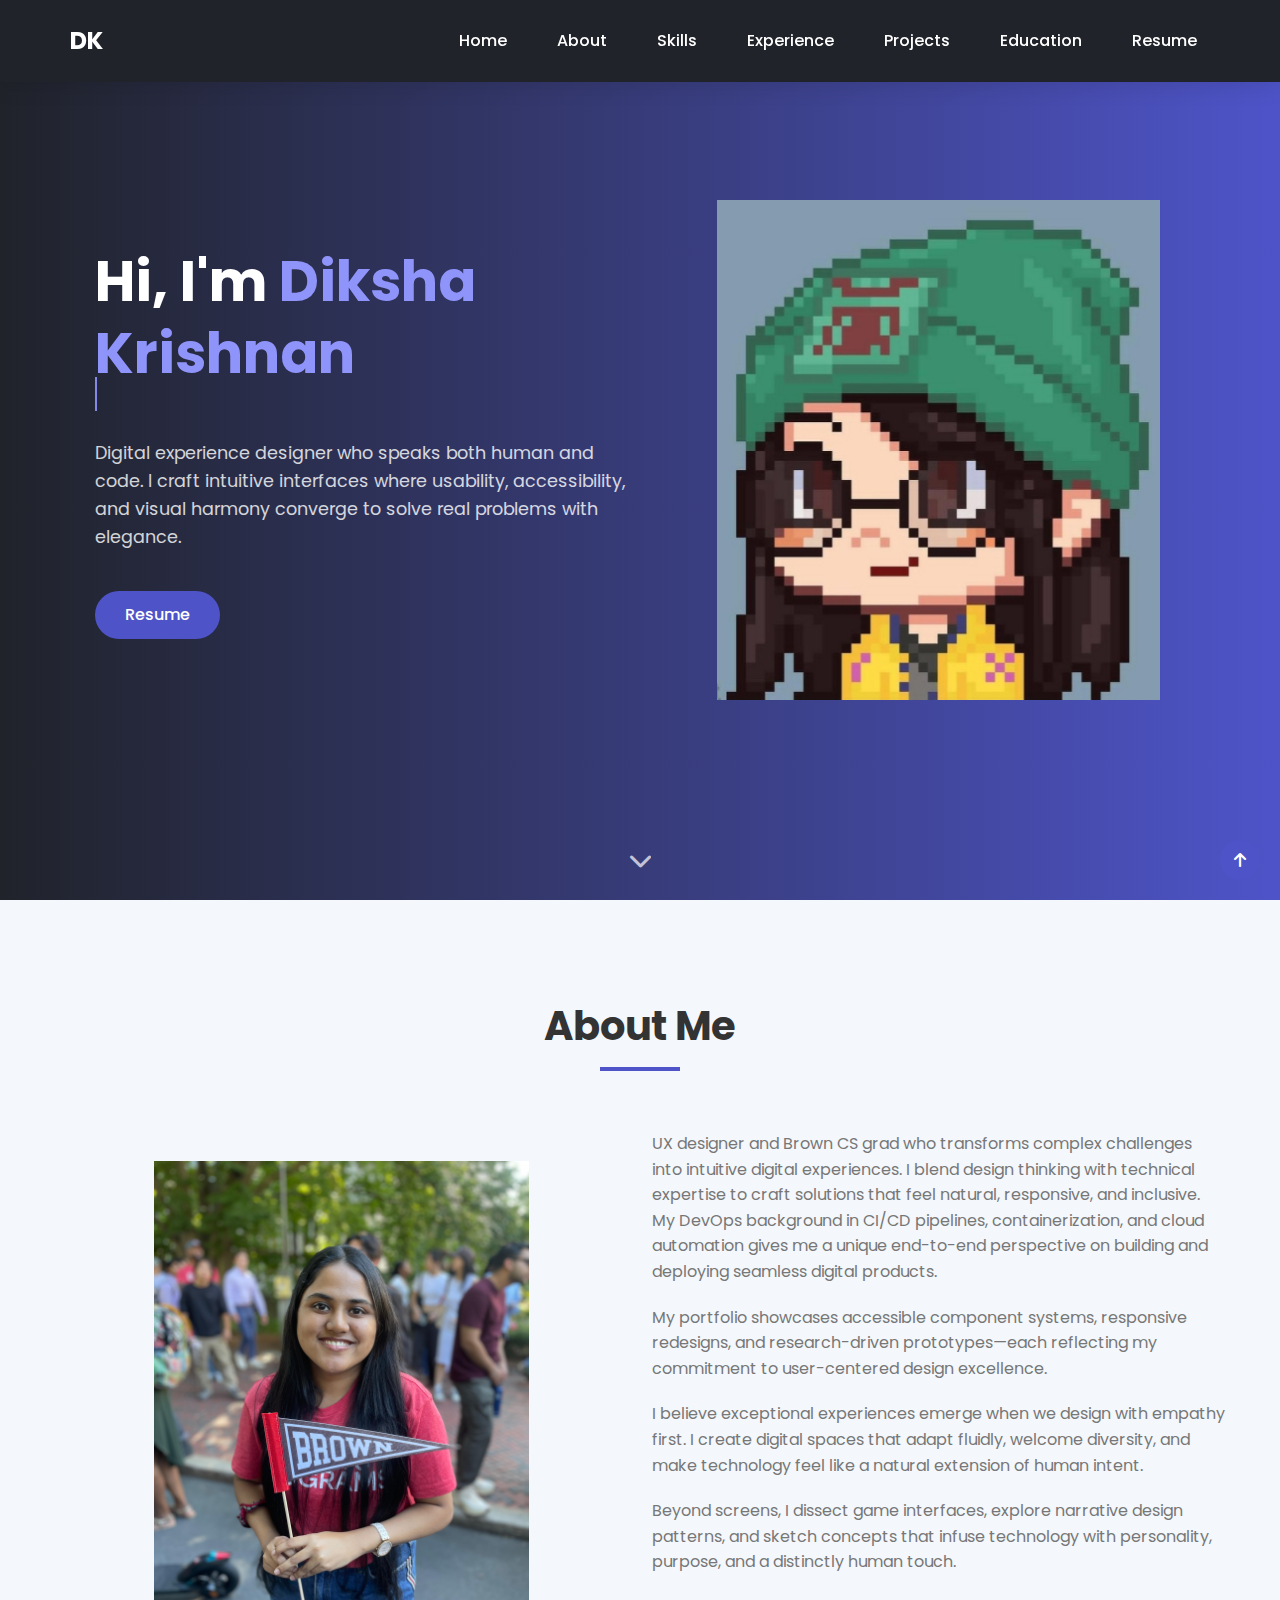
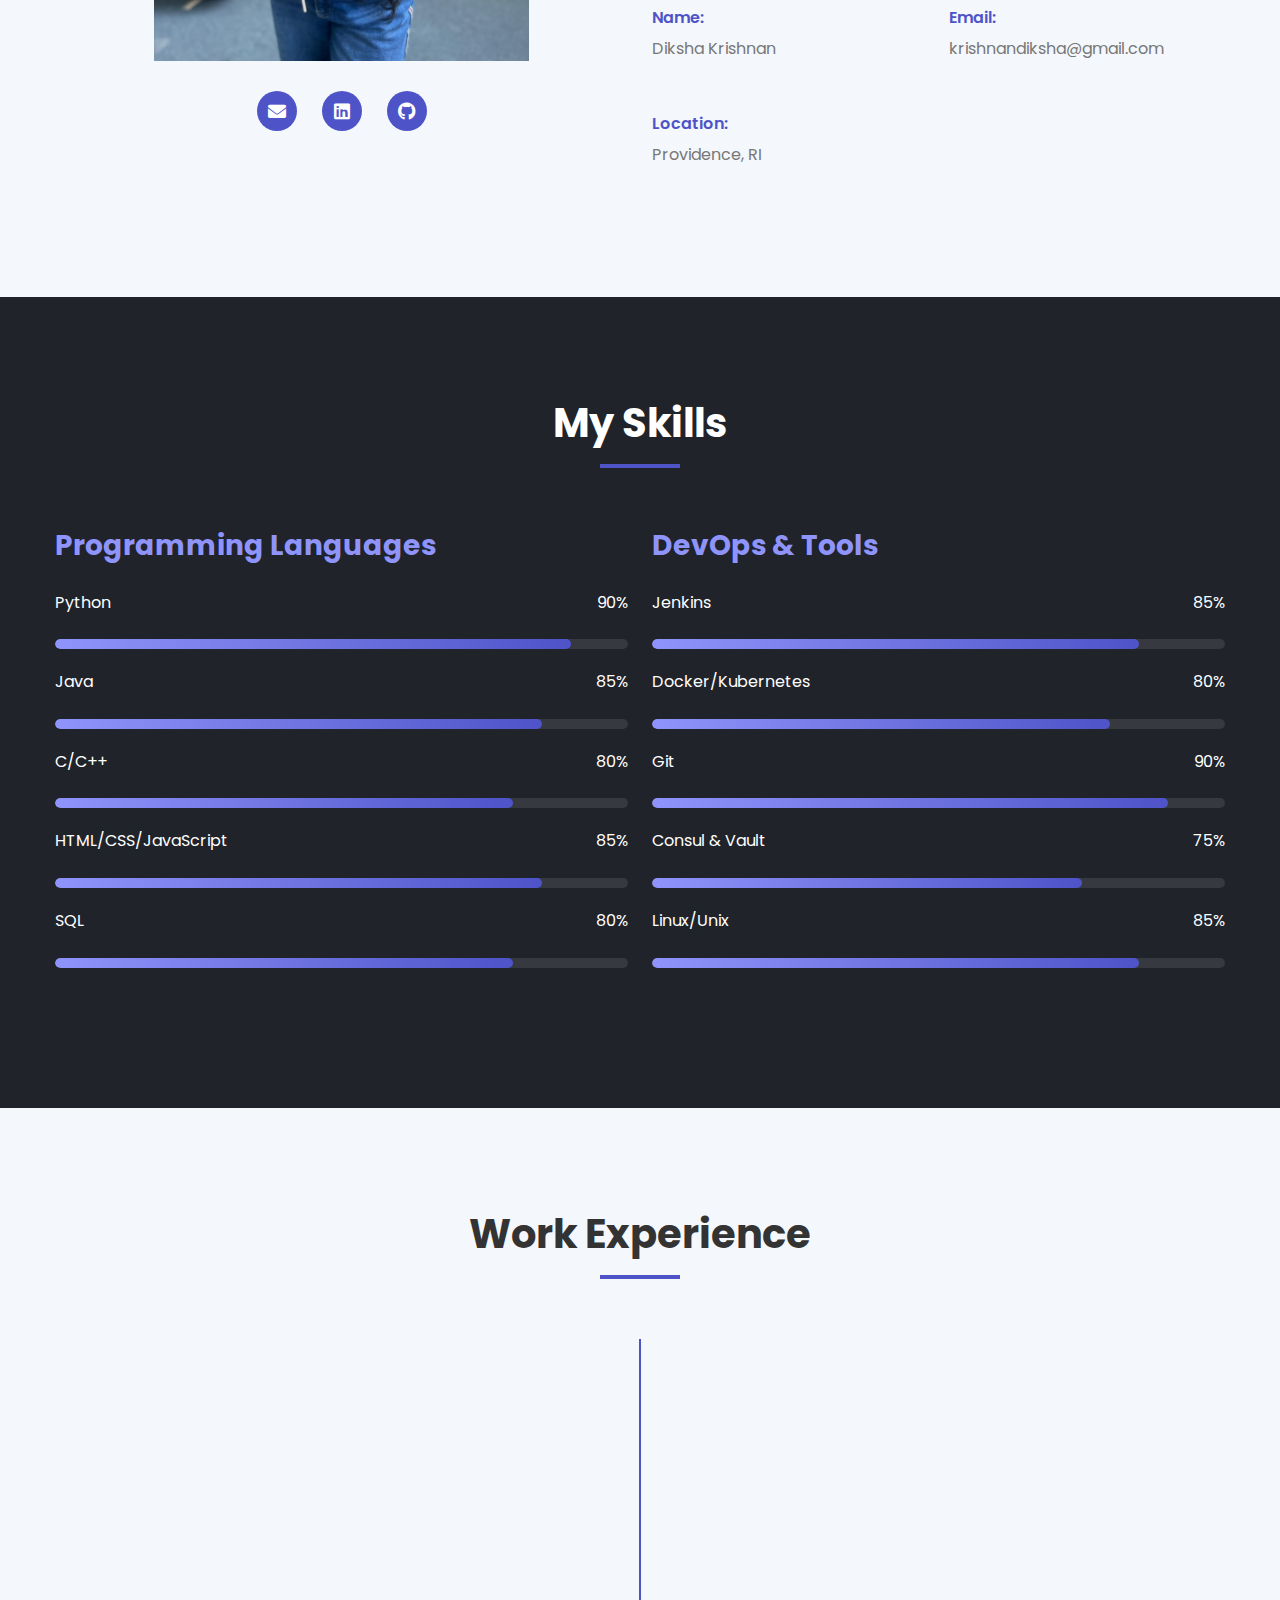
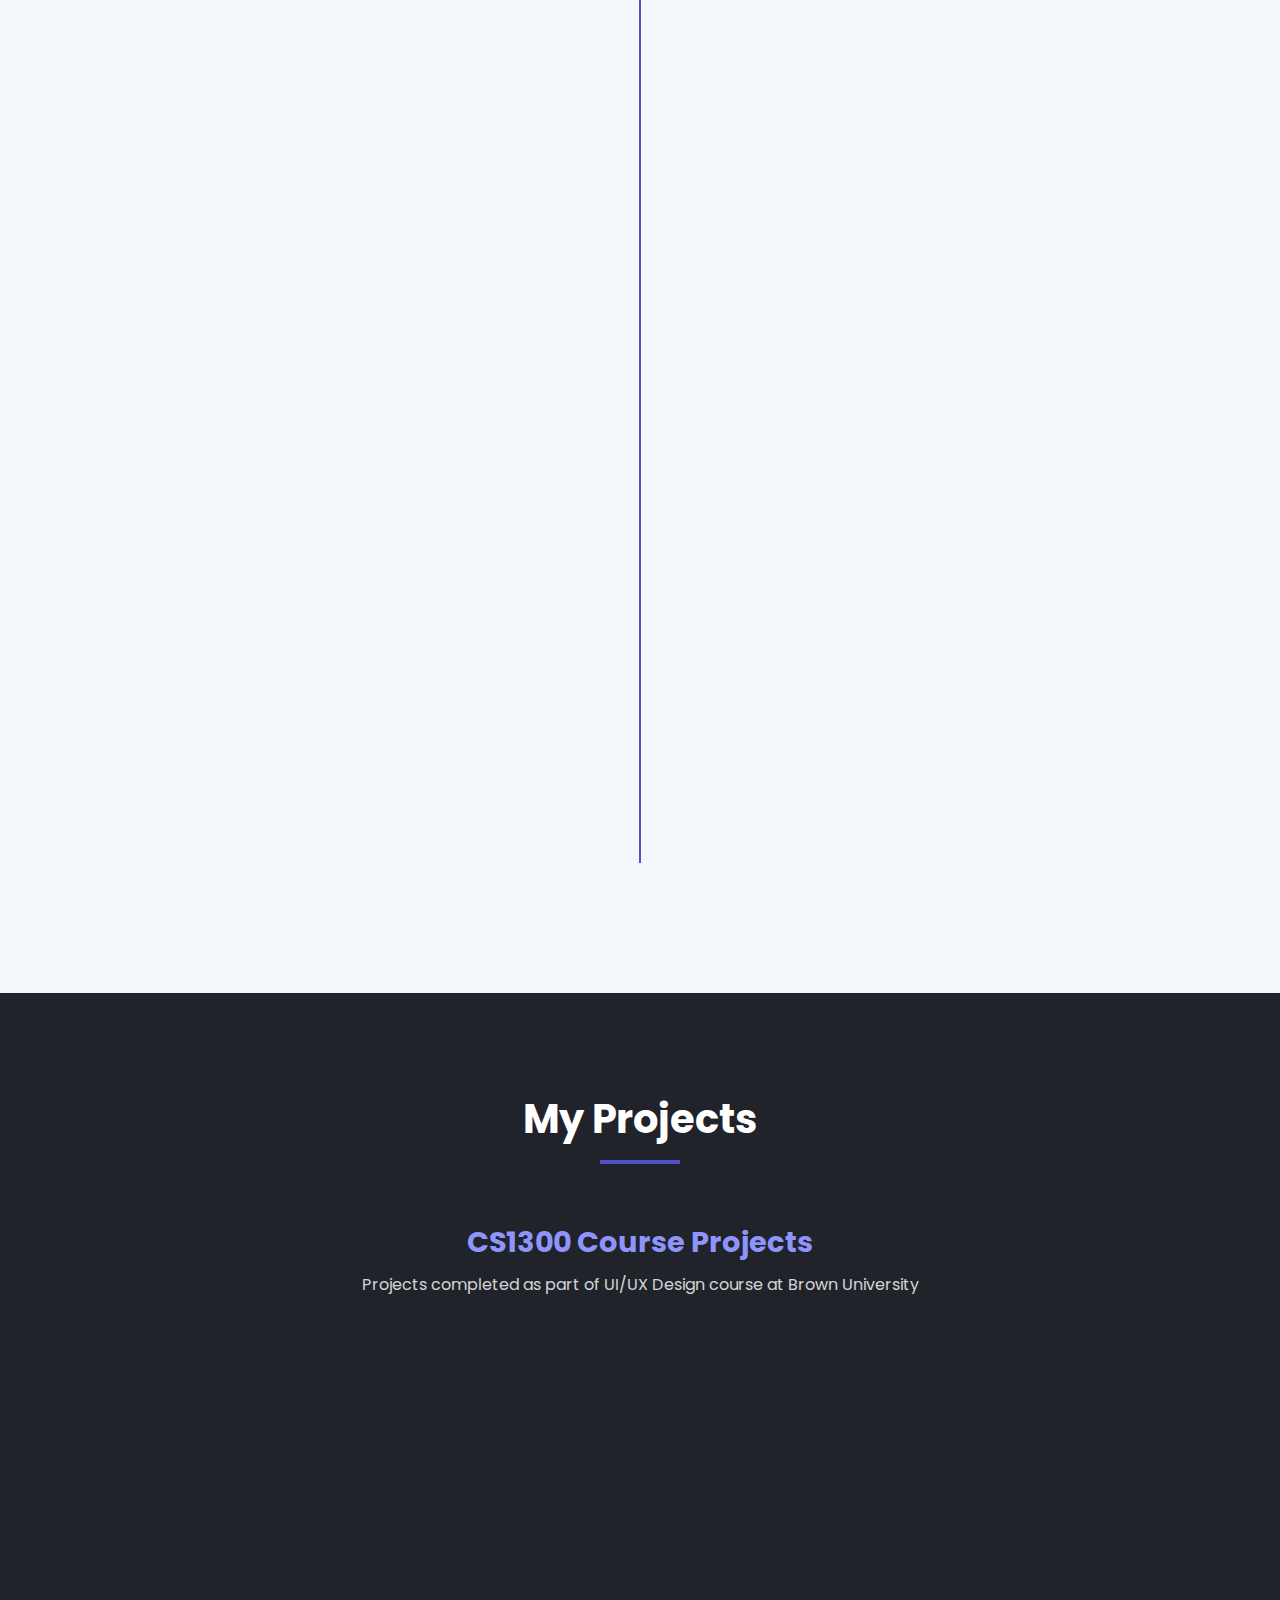
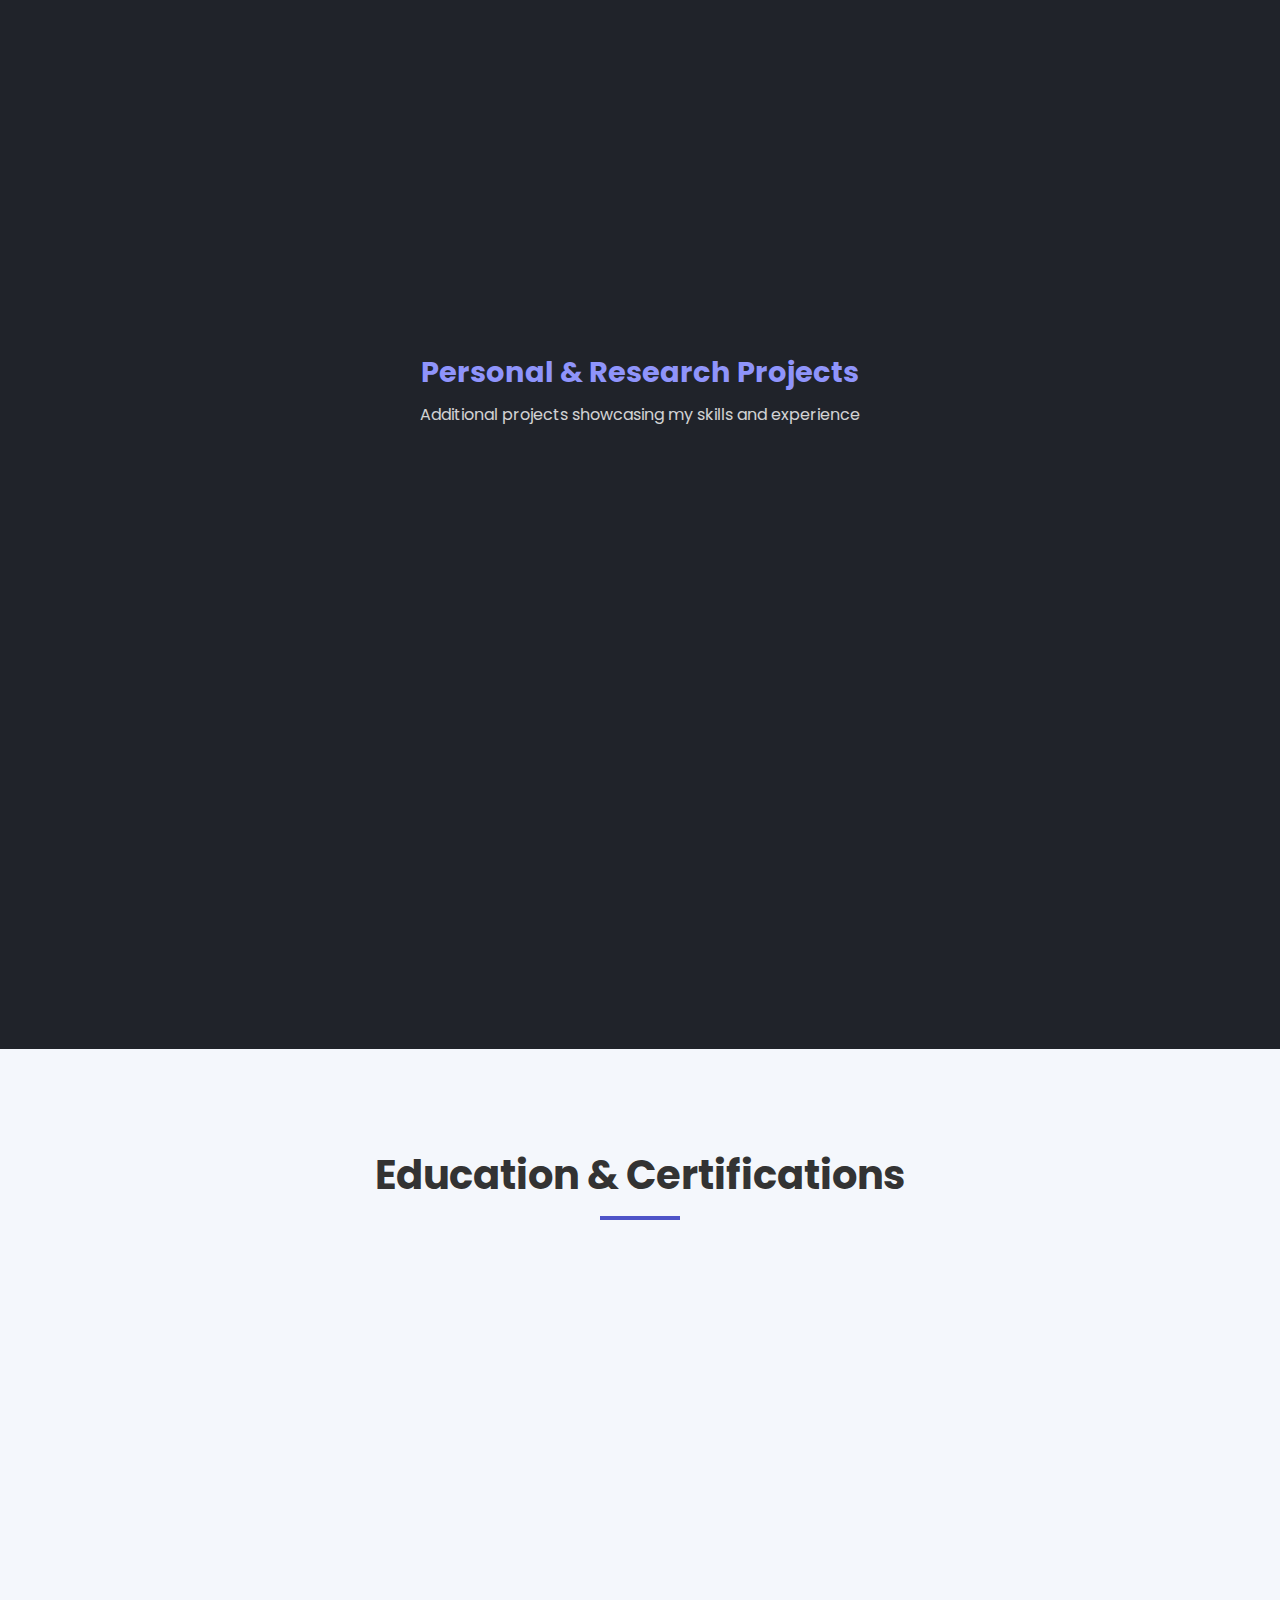
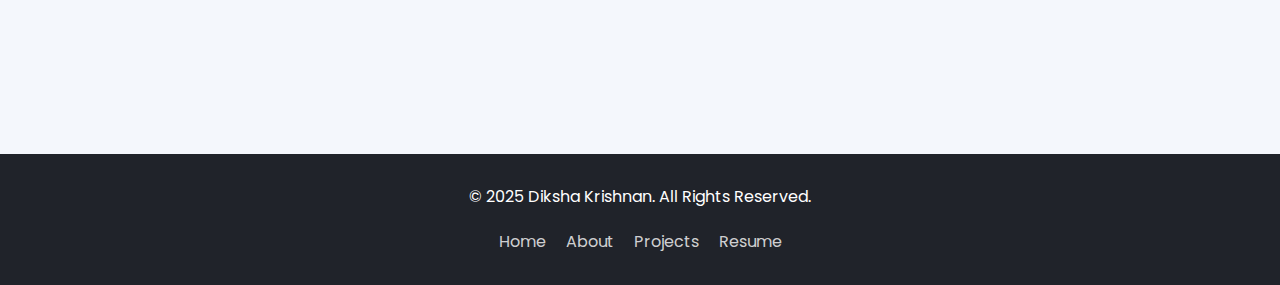
<file: index.html>
<!DOCTYPE html>
<html lang="en">
<head>
  <meta charset="UTF-8" />
  <meta name="viewport" content="width=device-width, initial-scale=1.0"/>
  <title>Diksha Krishnan | Portfolio</title>
  <!-- Bootstrap CSS -->
  <link href="https://cdn.jsdelivr.net/npm/bootstrap@5.3.0-alpha1/dist/css/bootstrap.min.css" rel="stylesheet"/>
  <!-- Font Awesome -->
  <link rel="stylesheet" href="https://cdnjs.cloudflare.com/ajax/libs/font-awesome/6.0.0/css/all.min.css"/>
  <!-- Google Fonts -->
  <link href="https://fonts.googleapis.com/css2?family=Poppins:wght@300;400;500;600;700&display=swap" rel="stylesheet"/>
  <!-- Custom CSS -->
  <link rel="stylesheet" href="style.css" />
</head>
<body id="top">
    <!-- Navigation -->
    <header>
        <nav class="main-navbar">
            <div class="nav-container">
                <a href="#" class="logo">DK</a>
                <div class="hamburger" id="hamburger">
                <i class="fas fa-bars"></i>
                </div>
                <ul class="nav-menu" id="nav-menu">
                <li><a href="#home" class="nav-link">Home</a></li>
                <li><a href="#about" class="nav-link">About</a></li>
                <li><a href="#skills" class="nav-link">Skills</a></li>
                <li><a href="#experience" class="nav-link">Experience</a></li>
                <li><a href="#projects" class="nav-link">Projects</a></li>
                <li><a href="#education" class="nav-link">Education</a></li>
                <li>
                    <a
                        href="assets/Diksha_Resume_Latest.pdf"
                        class="nav-link"
                        target="_blank"
                        rel="noopener noreferrer"
                    >
                        Resume
                    </a>
                </li>
                </ul>
            </div>
        </nav>
    </header>

    <!-- Hero Section -->
    <section id="home" class="hero-section">
        <div class="scroll-indicator">
            <i class="fas fa-chevron-down"></i>
        </div>
        <div class="container">
            <div class="row align-items-center">
                <div class="col-lg-6">
                    <div class="hero-content">
                        <h1>Hi, I'm <span class="highlight">Diksha Krishnan</span></h1>
                        <h2 class="typewriter"><span class="typewriter-text"></span></h2>
                        <p>Digital experience designer who speaks both human and code. I craft intuitive interfaces where usability, accessibility, and visual harmony converge to solve real problems with elegance.</p>
                        <div class="hero-buttons">
                            <a
                                class="btn btn-primary"
                                href="assets/Diksha_Resume_Latest.pdf"
                                class="nav-link"
                                target="_blank"
                                rel="noopener noreferrer"
                            >
                                Resume
                            </a>
                        </div>
                    </div>
                </div>
                <div class="col-lg-6">
                    <div class="hero-image">
                        <img src="images/kj.jpg" alt="Diksha Krishnan" class="img-fluid">
                    </div>
                </div>
            </div>
        </div>
    </section>

    <!-- About Section -->
    <section id="about" class="about-section section-padding">
        <div class="container">
            <div class="section-title">
                <h2>About Me</h2>
                <div class="underline"></div>
            </div>
            <div class="row">
                <div class="col-lg-6">
                    <div class="about-image">
                        <img src="images/about-me.jpg" alt="About Me" class="img-fluid">
                    </div>
                    <div class="social-bar">
                        <a href="mailto:krishnandiksha@gmail.com" aria-label="Email Diksha"><i class="fas fa-envelope"></i></a>
                        <a href="https://www.linkedin.com/in/diksha-krishnan-a5ab5823a/" target="_blank" aria-label="Diksha's LinkedIn"><i class="fab fa-linkedin"></i></a>
                        <a href="https://github.com/guillotine46" target="_blank" aria-label="Diksha's Github"><i class="fab fa-github"></i></a>
                    </div>
                </div>
                <div class="col-lg-6">
                    <div class="about-content">
                    <p>UX designer and Brown CS grad who transforms complex challenges into intuitive digital experiences. I blend design thinking with technical expertise to craft solutions that feel natural, responsive, and inclusive. My DevOps background in CI/CD pipelines, containerization, and cloud automation gives me a unique end-to-end perspective on building and deploying seamless digital products.</p>                                            
                    <p>My portfolio showcases accessible component systems, responsive redesigns, and research-driven prototypes—each reflecting my commitment to user-centered design excellence.</p>
                    <p>I believe exceptional experiences emerge when we design with empathy first. I create digital spaces that adapt fluidly, welcome diversity, and make technology feel like a natural extension of human intent.</p>
                    <p>Beyond screens, I dissect game interfaces, explore narrative design patterns, and sketch concepts that infuse technology with personality, purpose, and a distinctly human touch.</p>
                        <div class="about-info">
                            <div class="info-item">
                                <span>Name:</span>
                                <p>Diksha Krishnan</p>
                            </div>
                            <div class="info-item">
                                <span>Email:</span>
                                <p>krishnandiksha@gmail.com</p>
                            </div>
                            <div class="info-item">
                                <span>Location:</span>
                                <p>Providence, RI</p>
                            </div>
                        </div>
                    </div>
                </div>
            </div>
        </div>
    </section>

    <!-- Skills Section -->
    <section id="skills" class="skills-section section-padding section-dark">
        <div class="container">
            <div class="section-title">
                <h2>My Skills</h2>
                <div class="underline"></div>
            </div>
            <div class="row">
                <div class="col-lg-6">
                    <div class="skill-category">
                        <h3>Programming Languages</h3>
                        <div class="skill-item">
                            <div class="skill-info">
                                <p>Python</p>
                                <p>90%</p>
                            </div>
                            <div class="skill-bar">
                                <div class="skill-progress skill-90" data-progress="90"></div>
                            </div>
                        </div>
                        <div class="skill-item">
                            <div class="skill-info">
                                <p>Java</p>
                                <p>85%</p>
                            </div>
                            <div class="skill-bar">
                                <div class="skill-progress skill-85" data-progress="85"></div>
                            </div>
                        </div>
                        <div class="skill-item">
                            <div class="skill-info">
                                <p>C/C++</p>
                                <p>80%</p>
                            </div>
                            <div class="skill-bar">
                                <div class="skill-progress skill-80" data-progress="80"></div>
                            </div>
                        </div>
                        <div class="skill-item">
                            <div class="skill-info">
                                <p>HTML/CSS/JavaScript</p>
                                <p>85%</p>
                            </div>
                            <div class="skill-bar">
                                <div class="skill-progress skill-85" data-progress="85"></div>
                            </div>
                        </div>
                        <div class="skill-item">
                            <div class="skill-info">
                                <p>SQL</p>
                                <p>80%</p>
                            </div>
                            <div class="skill-bar">
                                <div class="skill-progress skill-80" data-progress="80"></div>
                            </div>
                        </div>
                    </div>
                </div>
                <div class="col-lg-6">
                    <div class="skill-category">
                        <h3>DevOps & Tools</h3>
                        <div class="skill-item">
                            <div class="skill-info">
                                <p>Jenkins</p>
                                <p>85%</p>
                            </div>
                            <div class="skill-bar">
                                <div class="skill-progress skill-85" data-progress="85"></div>
                            </div>
                        </div>
                        <div class="skill-item">
                            <div class="skill-info">
                                <p>Docker/Kubernetes</p>
                                <p>80%</p>
                            </div>
                            <div class="skill-bar">
                                <div class="skill-progress skill-80" data-progress="80"></div>
                            </div>
                        </div>
                        <div class="skill-item">
                            <div class="skill-info">
                                <p>Git</p>
                                <p>90%</p>
                            </div>
                            <div class="skill-bar">
                                <div class="skill-progress skill-90" data-progress="90"></div>
                            </div>
                        </div>
                        <div class="skill-item">
                            <div class="skill-info">
                                <p>Consul & Vault</p>
                                <p>75%</p>
                            </div>
                            <div class="skill-bar">
                                <div class="skill-progress skill-75" data-progress="75"></div>
                            </div>
                        </div>
                        <div class="skill-item">
                            <div class="skill-info">
                                <p>Linux/Unix</p>
                                <p>85%</p>
                            </div>
                            <div class="skill-bar">
                                <div class="skill-progress skill-85" data-progress="85"></div>
                            </div>
                        </div>
                    </div>
                </div>
            </div>
        </div>
    </section>

    <!-- Experience Section -->
    <section id="experience" class="experience-section section-padding">
        <div class="container">
            <div class="section-title">
                <h2>Work Experience</h2>
                <div class="underline"></div>
            </div>
            <div class="timeline">
                <div class="timeline-item">
                    <div class="timeline-dot"></div>
                    <div class="timeline-content">
                        <h3>Research Assistant</h3>
                        <span class="timeline-date">August 2024 - Present</span>
                        <h4>Carney Brain Sciences Lab, Brown University</h4>
                        <p>Currently working as a Research Assistant, applying computational methods to brain science research.</p>
                    </div>
                </div>
                <div class="timeline-item">
                    <div class="timeline-dot"></div>
                    <div class="timeline-content">
                        <h3>Graduate Engineer - SRE</h3>
                        <span class="timeline-date">May 2023 - May 2024</span>
                        <h4>Johnson Controls</h4>
                        <ul>
                            <li>Assisted in deploying and maintaining CI/CD pipelines using Jenkins and Tekton</li>
                            <li>Worked on containerization with Docker and orchestration using Azure Kubernetes Services</li>
                            <li>Implemented Consul and Vault for storing App Settings across multiple services</li>
                            <li>Managed version control with Git and GitHub for team collaboration</li>
                            <li>Contributed to Polaris, a CI/CD tool using Tekton scripts, Jira, and GitHub</li>
                            <li>Integrated security checks like SonarQube and JFrog X-Ray with Polaris using Groovy</li>
                        </ul>
                    </div>
                </div>
            </div>
        </div>
    </section>

    <!-- Projects Section -->
    <section id="projects" class="projects-section section-padding section-dark">
        <div class="container">
            <div class="section-title">
                <h2>My Projects</h2>
                <div class="underline"></div>
            </div>
            
            <!-- Course Projects -->
            <div class="course-projects-heading">
                <h3>CS1300 Course Projects</h3>
                <p>Projects completed as part of UI/UX Design course at Brown University</p>
            </div>
            <div class="row">
                <div class="col-md-6 col-lg-4">
                    <div class="project-item featured-project">
                        <div class="project-image">
                            <img src="images/personas.png" alt="Personas Project" 
                                 onerror="this.onerror=null; this.src='https://via.placeholder.com/350x250?text=Personas'">
                        </div>
                        <div class="project-content">
                            <h3>Personas & Storyboarding</h3>
                            <p>Created user personas and storyboards based on observations and interviews for interface improvement.</p>
                            <div class="project-tech">
                                <span>UX Research</span>
                                <span>User Personas</span>
                                <span>Storyboarding</span>
                            </div>
                            <div class="project-links">
                                <a href="https://cs1300-personas-and-storyboarding-4b378mqtn.vercel.app/" target="_blank"><i class="fas fa-external-link-alt"></i></a>
                            </div>
                        </div>
                    </div>
                </div>
                <div class="col-md-6 col-lg-4">
                    <div class="project-item featured-project">
                        <div class="project-image">
                            <img src="images/accessible-comp.png" alt="Accessible Components Project" 
                                 onerror="this.onerror=null; this.src='https://via.placeholder.com/350x250?text=Iterative+Design'">
                        </div>
                        <div class="project-content">
                            <h3>Accessible Components</h3>
                            <p>Redesigned common UI components with accessibility best practices using HTML, CSS, and ARIA roles.</p>
                            <div class="project-tech">
                                <span>Accessibility</span>
                                <span>HTML/CSS</span>
                                <span>ARIA</span>
                            </div>
                            <div class="project-links">
                                <a href="https://accessible-components-new.vercel.app/" target="_blank"><i class="fas fa-external-link-alt"></i></a>
                            </div>
                        </div>
                    </div>
                </div>
                <div class="col-md-6 col-lg-4">
                    <div class="project-item featured-project">
                        <div class="project-image">
                            <img src="images/responsive-redesign.png" alt="Responsive Redesign Project" 
                                 onerror="this.onerror=null; this.src='https://via.placeholder.com/350x250?text=Responsive+Redesign'">
                        </div>
                        <div class="project-content">
                            <h3>Responsive Redesign</h3>
                            <p>Analyzed, redesigned, and implemented a responsive website to improve usability across devices.</p>
                            <div class="project-tech">
                                <span>HTML/CSS</span>
                                <span>Responsive Design</span>
                                <span>Accessibility</span>
                            </div>
                            <div class="project-links">
                                <a href="https://responsive-redesign-new.vercel.app/portfolio.html" target="_blank"><i class="fas fa-external-link-alt"></i></a>
                            </div>
                        </div>
                    </div>
                </div>
            </div>
            
            <!-- Other Projects -->
            <div class="other-projects-heading">
                <h3>Personal & Research Projects</h3>
                <p>Additional projects showcasing my skills and experience</p>
            </div>
            <div class="row justify-content-center">
                <div class="col-md-6 col-lg-5 d-flex">
                    <div class="project-item d-flex flex-column">
                        <div class="project-image">
                            <img src="images/sarcasm-detection.png" alt="Sarcasm Detection Project" 
                                 onerror="this.onerror=null; this.src='https://via.placeholder.com/350x250?text=Sarcasm+Detection'">
                        </div>
                        <div class="project-content">
                            <h3>Sarcasm Detection using NLP</h3>
                            <p>Published paper on sarcasm detection for SemEval 2022 using Natural Language Processing techniques.</p>
                            <div class="project-tech">
                                <span>Python</span>
                                <span>NLP</span>
                                <span>Machine Learning</span>
                            </div>
                            <div class="project-links">
                                <a href="sarcasm-detection.html" class="btn btn-primary">View Details</a>
                            </div>
                        </div>
                    </div>
                </div>
                <div class="col-md-6 col-lg-5 d-flex">
                    <div class="project-item d-flex flex-column">
                        <div class="project-image">
                            <img src="images/skin-disease.png" alt="Skin Disease Detection Project" 
                                 onerror="this.onerror=null; this.src='https://via.placeholder.com/350x250?text=Skin+Disease+Detection'">
                        </div>
                        <div class="project-content">
                            <h3>Skin Disease Detection</h3>
                            <p>Designed a system for detecting skin diseases using Convolutional Neural Networks.</p>
                            <div class="project-tech">
                                <span>Python</span>
                                <span>CNN</span>
                                <span>Computer Vision</span>
                            </div>
                            <div class="project-links">
                                <a href="skin-disease-detection.html" class="btn btn-primary">View Details</a>
                            </div>
                        </div>
                    </div>
                </div>
            </div>
        </div>
    </section>

    <!-- Education Section -->
    <section id="education" class="education-section section-padding">
        <div class="container">
            <div class="section-title">
                <h2>Education & Certifications</h2>
                <div class="underline"></div>
            </div>
            <div class="row">
                <div class="col-md-6">
                    <div class="education-item">
                        <div class="education-icon">
                            <i class="fas fa-graduation-cap"></i>
                        </div>
                        <div class="education-content">
                            <h3>Master of Science in Computer Science</h3>
                            <p>Brown University</p>
                            <span class="education-date">August 2024 - Present</span>
                        </div>
                    </div>
                </div>
                <div class="col-md-6">
                    <div class="education-item">
                        <div class="education-icon">
                            <i class="fas fa-graduation-cap"></i>
                        </div>
                        <div class="education-content">
                            <h3>Bachelor of Engineering in Computer Science and Engineering</h3>
                            <p>Meenakshi Sundararajan Engineering College</p>
                            <span class="education-date">August 2019 - April 2023</span>
                        </div>
                    </div>
                </div>
                <div class="col-md-6">
                    <div class="education-item">
                        <div class="education-icon">
                            <i class="fas fa-certificate"></i>
                        </div>
                        <div class="education-content">
                            <h3>Oracle Certified Associate</h3>
                            <p>Java SE 8 Programmer</p>
                            <span class="education-date">April 2023</span>
                        </div>
                    </div>
                </div>
            </div>
        </div>
    </section>

    <!-- Footer -->
    <footer class="footer">
        <div class="container">
            <div class="row">
                <div class="col-lg-12">
                    <div class="footer-content">
                        <p>&copy; 2025 Diksha Krishnan. All Rights Reserved.</p>
                        <div class="footer-links">
                            <a href="#home">Home</a>
                            <a href="#about">About</a>
                            <a href="#projects">Projects</a>
                            <a
                                href="assets/Diksha_Resume_Latest.pdf"
                                target="_blank"
                                rel="noopener noreferrer"
                            >
                                Resume
                            </a>
                        </div>
                    </div>
                </div>
            </div>
        </div>
    </footer>

    <!-- Back to Top Button (Static, no JS) -->
    <a href="#top" class="back-to-top active">
        <i class="fas fa-arrow-up"></i>
    </a>

    <script src="script.js"></script>
</body>
</html>
</file>
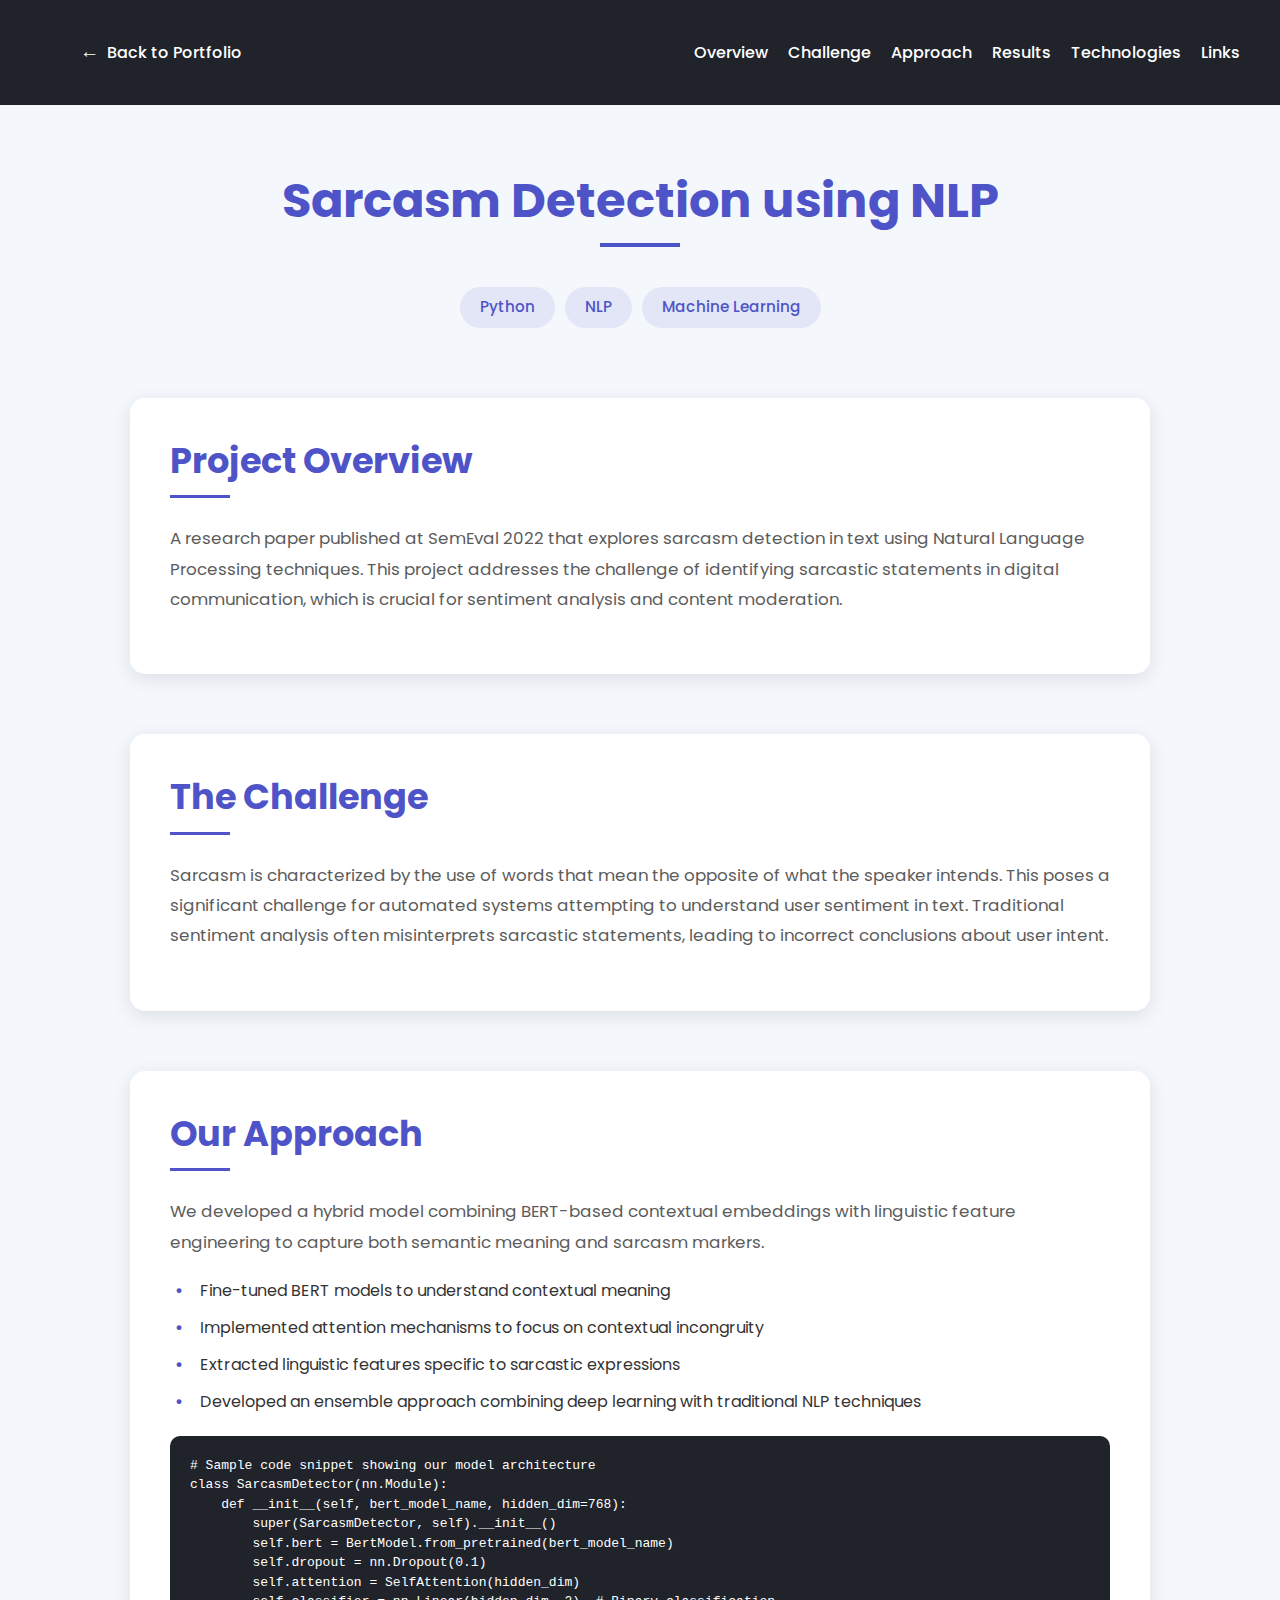
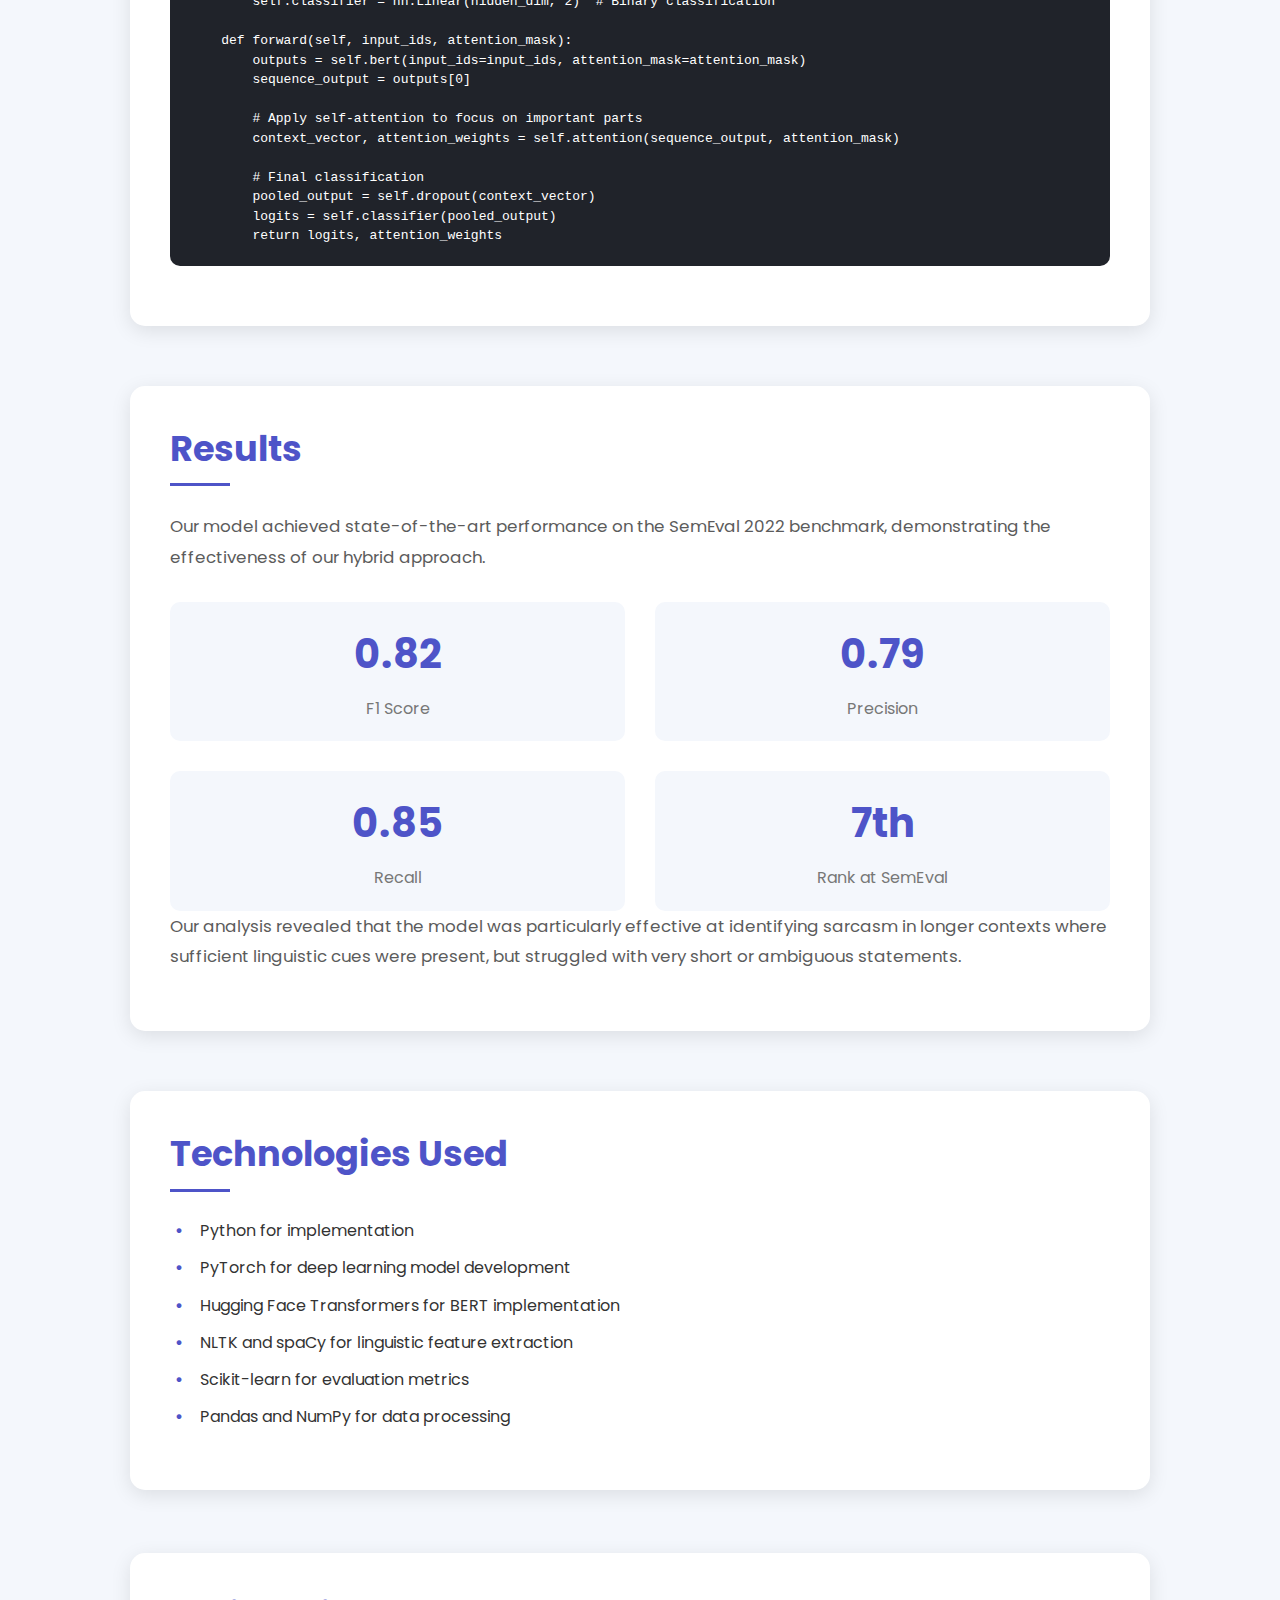
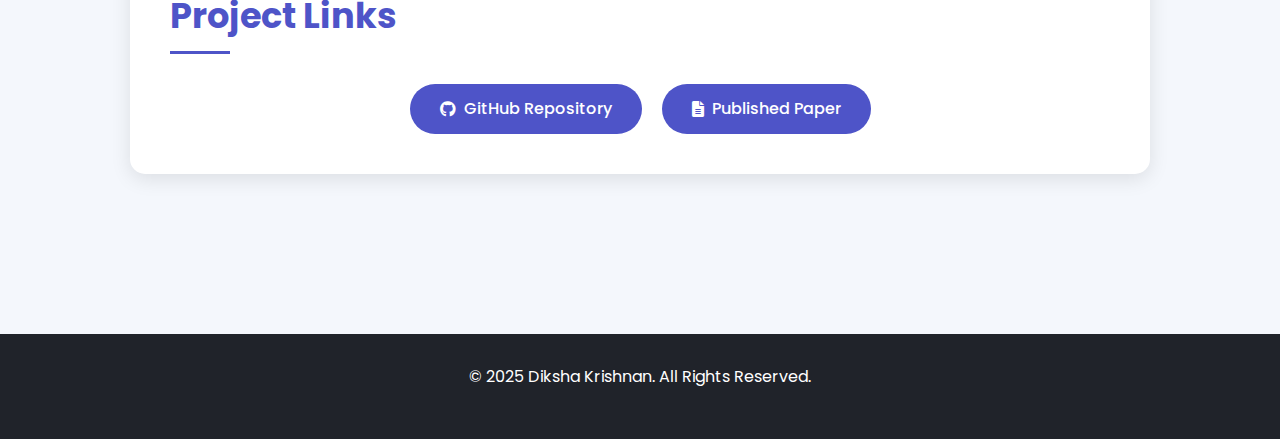
<file: sarcasm-detection.html>
<!DOCTYPE html>
<html lang="en">
<head>
    <meta charset="UTF-8">
    <meta name="viewport" content="width=device-width, initial-scale=1.0">
    <title>Sarcasm Detection using NLP - Diksha Krishnan</title>
    <link rel="stylesheet" href="https://cdnjs.cloudflare.com/ajax/libs/font-awesome/6.0.0/css/all.min.css">
    <link href="https://fonts.googleapis.com/css2?family=Poppins:wght@300;400;500;600;700&display=swap" rel="stylesheet">
    <link rel="stylesheet" href="style.css">
    <!-- Add your project page specific CSS file -->
    <link rel="stylesheet" href="sarcasm-detection-style.css">
</head>
<body>
    <header>
        <nav class="navbar navbar-expand-lg">
            <div class="navbar-wrapper">
                <a href="index.html" class="back-button">Back to Portfolio</a>
                <ul class="navbar-nav">
                    <li class="nav-item"><a class="nav-link" href="sarcasm-detection.html#overview">Overview</a></li>
                    <li class="nav-item"><a class="nav-link" href="sarcasm-detection.html#challenge">Challenge</a></li>
                    <li class="nav-item"><a class="nav-link" href="sarcasm-detection.html#approach">Approach</a></li>
                    <li class="nav-item"><a class="nav-link" href="sarcasm-detection.html#results">Results</a></li>
                    <li class="nav-item"><a class="nav-link" href="sarcasm-detection.html#tech">Technologies</a></li>
                    <li class="nav-item"><a class="nav-link" href="sarcasm-detection.html#links">Links</a></li>
                </ul>
            </div>
        </nav>
    </header>
    
    <main class="project-page">
        <div class="project-header">
            <h1>Sarcasm Detection using NLP</h1>
            <div class="project-tags">
                <span>Python</span>
                <span>NLP</span>
                <span>Machine Learning</span>
            </div>
        </div>
        
        <div class="project-content">
            <section id="overview" class="project-overview">
                <h2>Project Overview</h2>
                <p>
                    A research paper published at SemEval 2022 that explores sarcasm detection in text 
                    using Natural Language Processing techniques. This project addresses the challenge of 
                    identifying sarcastic statements in digital communication, which is crucial for 
                    sentiment analysis and content moderation.
                </p>
            </section>
            
            <section id="challenge" class="project-challenge">
                <h2>The Challenge</h2>
                <p>
                    Sarcasm is characterized by the use of words that mean the opposite of what the speaker
                    intends. This poses a significant challenge for automated systems attempting to understand
                    user sentiment in text. Traditional sentiment analysis often misinterprets sarcastic statements,
                    leading to incorrect conclusions about user intent.
                </p>
            </section>
            
            <section id="approach" class="project-solution">
                <h2>Our Approach</h2>
                <p>
                    We developed a hybrid model combining BERT-based contextual embeddings with linguistic feature engineering to capture both semantic meaning and sarcasm markers.
                </p>
                <ul>
                    <li>Fine-tuned BERT models to understand contextual meaning</li>
                    <li>Implemented attention mechanisms to focus on contextual incongruity</li>
                    <li>Extracted linguistic features specific to sarcastic expressions</li>
                    <li>Developed an ensemble approach combining deep learning with traditional NLP techniques</li>
                </ul>
                
                <div class="code-block">
                    <pre>
# Sample code snippet showing our model architecture
class SarcasmDetector(nn.Module):
    def __init__(self, bert_model_name, hidden_dim=768):
        super(SarcasmDetector, self).__init__()
        self.bert = BertModel.from_pretrained(bert_model_name)
        self.dropout = nn.Dropout(0.1)
        self.attention = SelfAttention(hidden_dim)
        self.classifier = nn.Linear(hidden_dim, 2)  # Binary classification
        
    def forward(self, input_ids, attention_mask):
        outputs = self.bert(input_ids=input_ids, attention_mask=attention_mask)
        sequence_output = outputs[0]
        
        # Apply self-attention to focus on important parts
        context_vector, attention_weights = self.attention(sequence_output, attention_mask)
        
        # Final classification
        pooled_output = self.dropout(context_vector)
        logits = self.classifier(pooled_output)
        return logits, attention_weights</pre>
                </div>
            </section>
            
            <section id="results" class="project-results">
                <h2>Results</h2>
                <p>
                    Our model achieved state-of-the-art performance on the SemEval 2022 benchmark, demonstrating the effectiveness of our hybrid approach.
                </p>
                
                <div class="results-container">
                    <div class="result-card">
                        <div class="result-value">0.82</div>
                        <div class="result-label">F1 Score</div>
                    </div>
                    <div class="result-card">
                        <div class="result-value">0.79</div>
                        <div class="result-label">Precision</div>
                    </div>
                    <div class="result-card">
                        <div class="result-value">0.85</div>
                        <div class="result-label">Recall</div>
                    </div>
                    <div class="result-card">
                        <div class="result-value">7th</div>
                        <div class="result-label">Rank at SemEval</div>
                    </div>
                </div>
                
                <p>
                    Our analysis revealed that the model was particularly effective at identifying sarcasm in longer contexts where sufficient linguistic cues were present, but struggled with very short or ambiguous statements.
                </p>
            </section>
            
            <section id="tech" class="project-technologies">
                <h2>Technologies Used</h2>
                <ul>
                    <li>Python for implementation</li>
                    <li>PyTorch for deep learning model development</li>
                    <li>Hugging Face Transformers for BERT implementation</li>
                    <li>NLTK and spaCy for linguistic feature extraction</li>
                    <li>Scikit-learn for evaluation metrics</li>
                    <li>Pandas and NumPy for data processing</li>
                </ul>
            </section>
            
            <section id="links" class="project-links-section" style="margin-top: 3px;">
                <h2>Project Links</h2>
                <div class="project-links-buttons">
                    <a href="https://github.com/guillotine46/sarcasm-detection-semeval2022.git" target="_blank">
                        <i class="fab fa-github"></i> GitHub Repository
                    </a>
                    <a href="https://aclanthology.org/2022.semeval-1.114/" target="_blank">
                        <i class="fas fa-file-alt"></i> Published Paper
                    </a>
                </div>
            </section>
        </div>
    </main>
    
    <footer>
        <div class="container">
            <div class="footer-content">
                <p>&copy; 2025 Diksha Krishnan. All Rights Reserved.</p>
            </div>
        </div>
    </footer>
    
    <script src="script.js"></script>
</body>
</html>
</file>
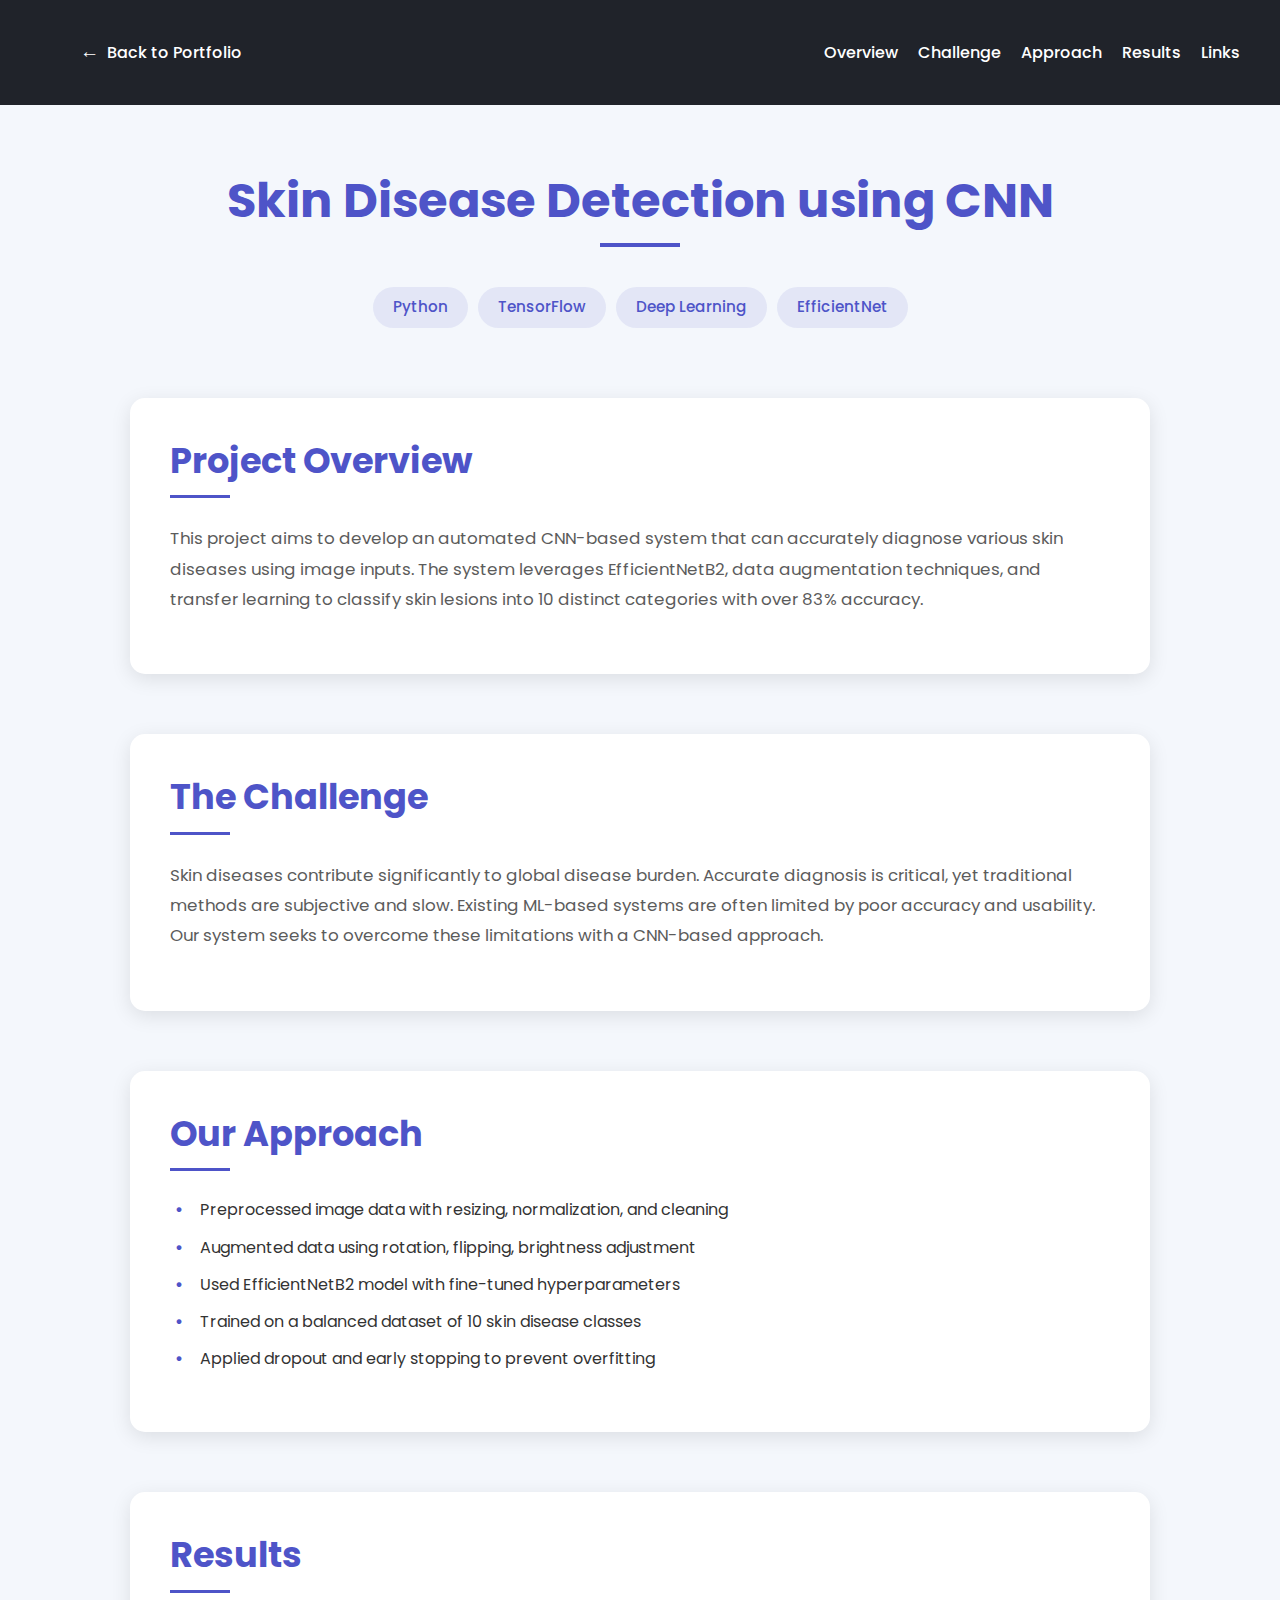
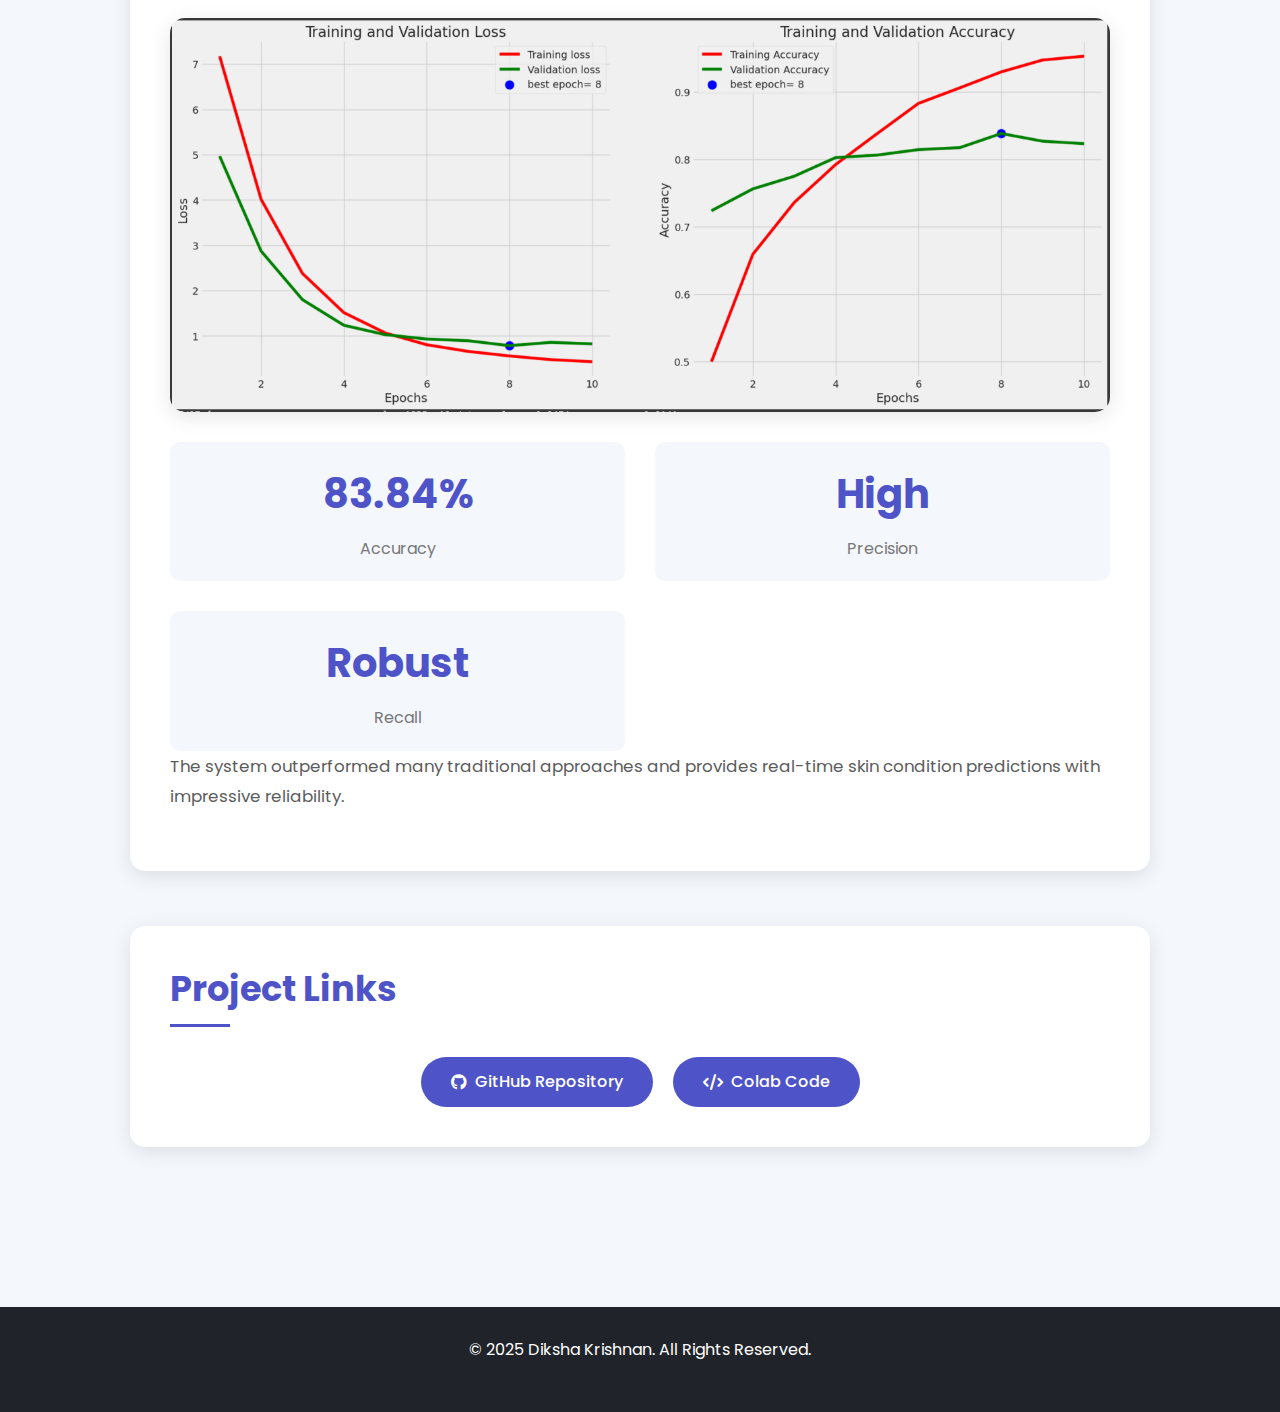
<file: skin-disease-detection.html>
<!DOCTYPE html>
<html lang="en">
<head>
    <meta charset="UTF-8">
    <meta name="viewport" content="width=device-width, initial-scale=1.0">
    <title>Skin Disease Detection using CNN - Diksha Krishnan</title>
    <link rel="stylesheet" href="style.css">
    <link rel="stylesheet" href="sarcasm-detection-style.css">
    <link href="https://fonts.googleapis.com/css2?family=Poppins:wght@300;400;500;600;700&display=swap" rel="stylesheet">
    <link rel="stylesheet" href="https://cdnjs.cloudflare.com/ajax/libs/font-awesome/6.0.0/css/all.min.css">
</head>
<body>
    <header>
        <nav class="navbar navbar-expand-lg">
            <div class="navbar-wrapper">
                <a href="index.html" class="back-button">Back to Portfolio</a>
                <ul class="navbar-nav">
                    <li class="nav-item"><a class="nav-link" href="#overview">Overview</a></li>
                    <li class="nav-item"><a class="nav-link" href="#challenge">Challenge</a></li>
                    <li class="nav-item"><a class="nav-link" href="#approach">Approach</a></li>
                    <li class="nav-item"><a class="nav-link" href="#results">Results</a></li>
                    <li class="nav-item"><a class="nav-link" href="#links">Links</a></li>
                </ul>
            </div>
        </nav>
    </header>

    <main class="project-page">
        <div class="project-header">
            <h1>Skin Disease Detection using CNN</h1>
            <div class="project-tags">
                <span>Python</span>
                <span>TensorFlow</span>
                <span>Deep Learning</span>
                <span>EfficientNet</span>
            </div>
        </div>

        <div class="project-content">
            <section id="overview">
                <h2>Project Overview</h2>
                <p>This project aims to develop an automated CNN-based system that can accurately diagnose various skin diseases using image inputs. The system leverages EfficientNetB2, data augmentation techniques, and transfer learning to classify skin lesions into 10 distinct categories with over 83% accuracy.</p>
            </section>

            <section id="challenge">
                <h2>The Challenge</h2>
                <p>Skin diseases contribute significantly to global disease burden. Accurate diagnosis is critical, yet traditional methods are subjective and slow. Existing ML-based systems are often limited by poor accuracy and usability. Our system seeks to overcome these limitations with a CNN-based approach.</p>
            </section>

            <section id="approach">
                <h2>Our Approach</h2>
                <ul>
                    <li>Preprocessed image data with resizing, normalization, and cleaning</li>
                    <li>Augmented data using rotation, flipping, brightness adjustment</li>
                    <li>Used EfficientNetB2 model with fine-tuned hyperparameters</li>
                    <li>Trained on a balanced dataset of 10 skin disease classes</li>
                    <li>Applied dropout and early stopping to prevent overfitting</li>
                </ul>
            </section>

            <section id="results">
                <h2>Results</h2>
            
                <div class="project-banner" style="margin-bottom: 30px;">
                    <img src="images/skin-disease-results.png" alt="Skin-Disease-Results"
                         onerror="this.onerror=null; this.src='https://via.placeholder.com/600x300?text=Results+Visualization'">
                </div>
            
                <div class="results-container">
                    <div class="result-card">
                        <div class="result-value">83.84%</div>
                        <div class="result-label">Accuracy</div>
                    </div>
                    <div class="result-card">
                        <div class="result-value">High</div>
                        <div class="result-label">Precision</div>
                    </div>
                    <div class="result-card">
                        <div class="result-value">Robust</div>
                        <div class="result-label">Recall</div>
                    </div>
                </div>
            
                <p>The system outperformed many traditional approaches and provides real-time skin condition predictions with impressive reliability.</p>
            </section>

            <section id="links" class="project-links-section" style="margin-top: -5px;">
                <h2>Project Links</h2>
                <div class="project-links-buttons">
                    <a href="https://github.com/guillotine46/skin-disease-detection-cnn.git" target="_blank"><i class="fab fa-github"></i> GitHub Repository</a>
                    <a href="https://colab.research.google.com/drive/1YMCm2LIgpLcLAyPLsja22uMq7tLw8t1A?usp=sharingt" target="_blank"><i class="fas fa-code"></i>Colab Code</a>
                </div>
            </section>
        </div>
    </main>

    <footer>
        <div class="container">
            <div class="footer-content">
                <p>&copy; 2025 Diksha Krishnan. All Rights Reserved.</p>
            </div>
        </div>
    </footer>
</body>
</html>
</file>
<file: style.css>
/* =========== GENERAL STYLES =========== */
:root {
    --primary-color: #4e54c8;
    --primary-color-dark: #3a3f8e;
    --secondary-color: #8f94fb;
    --text-color: #333;
    --text-color-light: #777;
    --light-color: #f4f7fc;
    --dark-color: #20232a;
    --border-color: #ddd;
    --box-shadow: 0 5px 20px rgba(0, 0, 0, 0.1);
    --transition: all 0.3s ease;

    html {
        color-scheme: only light;
    }
}

* {
    margin: 0;
    padding: 0;
    box-sizing: border-box;
}

html {
    scroll-behavior: smooth; /* Added for smooth scrolling */
    scroll-padding-top: 90px; /* Account for sticky header when scrolling to anchors */
}

body {
    font-family: 'Poppins', sans-serif;
    line-height: 1.6;
    color: var(--text-color);
    overflow-x: hidden;
    background-color: var(--light-color);
}

h1, h2, h3, h4, h5, h6 {
    font-weight: 700;
    line-height: 1.3;
}

a {
    text-decoration: none;
    color: inherit;
    transition: var(--transition);
}

a:hover {
    color: var(--primary-color);
}

ul {
    list-style: none;
}

img {
    max-width: 100%;
    height: auto;
}

.section-padding {
    padding: 100px 0;
}

.section-dark {
    background-color: var(--dark-color);
    color: #fff;
}

.section-title {
    text-align: center;
    margin-bottom: 60px;
}

.section-title h2 {
    font-size: 2.5rem;
    margin-bottom: 15px;
    position: relative;
    display: inline-block;
}

.underline {
    width: 80px;
    height: 4px;
    background-color: var(--primary-color);
    margin: 0 auto;
}

.btn {
    display: inline-block;
    padding: 12px 30px;
    border-radius: 50px;
    font-weight: 500;
    transition: var(--transition);
    cursor: pointer;
    text-align: center;
    border: none;
}

.btn-primary {
    background-color: var(--primary-color);
    color: #fff;
}

.btn-primary:hover {
    background-color: var(--primary-color-dark);
    color: #fff;
}

.btn-outline {
    border: 2px solid var(--primary-color);
    color: var(--primary-color);
    background-color: transparent;
}

.btn-outline:hover {
    background-color: var(--primary-color);
    color: #fff;
}

/* =========== NAVBAR =========== */
.main-navbar {
    background-color: var(--dark-color);
    color: white;
    position: fixed;
    top: 0;
    width: 100%;
    z-index: 1000;
    box-shadow: var(--box-shadow);
  }
  
  .nav-container {
    max-width: 1200px;
    margin: auto;
    display: flex;
    flex-wrap: wrap;
    justify-content: space-between;
    align-items: center;
    padding: 15px 30px;
  }
  
  .logo {
    font-size: 1.5rem;
    font-weight: 700;
    color: white;
  }
  
  .hamburger {
    font-size: 1.5rem;
    cursor: pointer;
    display: none;
  }
  
  .nav-menu {
    display: flex;
    flex-wrap: wrap;
    gap: 50px;
    list-style: none;
    margin: 0;
    padding: 13px;
  }
  
  .nav-link {
    color: white;
    text-decoration: none;
    font-weight: 500;
    transition: color 0.3s ease;
  }
  
  .nav-link:hover {
    color: var(--secondary-color);
  }
  
  /* Responsive */
  @media (max-width: 768px) {
    html {
        scroll-padding-top: 100px;
    }

    .hamburger {
      display: block;
    }
  
    .nav-menu {
      display: none;
      flex-direction: column;
      background-color: var(--dark-color);
      position: absolute;
      top: 100%;
      left: 0;
      width: 100%;
      padding: 10px 30px 20px;
      margin: 0;
      gap: 20px;
    }
  
    .nav-menu.active {
      display: flex;
    }
  
    .nav-link {
      padding: 10px 10px;
    }
  }

/* =========== HERO SECTION =========== */
.hero-section {
    min-height: 100vh;
    display: flex;
    align-items: center;
    background: linear-gradient(to right, var(--dark-color), var(--primary-color));
    color: #fff;
    position: relative;
    padding: 100px 0;
}

.hero-content h1 {
    font-size: 3.5rem;
    margin-bottom: 20px;
}

.hero-content h2 {
    font-size: 1.8rem;
    font-weight: 500;
    margin-bottom: 20px;
    opacity: 0.9;
}

.hero-content p {
    margin-bottom: 40px;
    font-size: 1.1rem;
    max-width: 600px;
    opacity: 0.8;
}

.hero-buttons .btn {
    margin-right: 15px;
    margin-bottom: 15px;
}

.highlight {
    color: var(--secondary-color);
}

.hero-image img{
    max-height: 500px;
    width: auto;
    object-fit: contain;
    display: block;
    margin: 0 auto;
}

.hero-social {
    position: absolute;
    bottom: 30px;
    left: 0;
    width: 100%;
    display: flex;
    justify-content: center;
    gap: 20px;
}

.hero-social a {
    width: 40px;
    height: 40px;
    border-radius: 50%;
    background-color: rgba(255, 255, 255, 0.1);
    display: flex;
    align-items: center;
    justify-content: center;
    color: #fff;
    font-size: 18px;
    transition: var(--transition);
}

.hero-social a:hover {
    background-color: var(--secondary-color);
    transform: translateY(-5px);
}

.typewriter {
    /* border-right: 2px solid var(--secondary-color); */
    white-space: nowrap;
    letter-spacing: 0.05em;
    display: inline-block;
    font-size: 1.8rem;
    font-weight: 500;
    opacity: 0.9;
    /* animation: blink-caret 0.75s step-end infinite; */
  }

  .typewriter-text {
    position: relative;
  }
  
  .typewriter-text::after {
    content: '';
    position: absolute;
    left: 100%;
    bottom: 0;
    width: 2px;
    height: 1.2em;
    background-color: var(--secondary-color);
    animation: blink-caret 0.75s step-end infinite;
  }
  
  @keyframes blink-caret {
    0%, 100% {
      opacity: 0;
    }
    50% {
      opacity: 1;
    }
  }

/* =========== ABOUT SECTION =========== */
.about-image {
    margin-top: 30px;
}

.about-image img{
    max-height: 500px;
    width: auto;
    object-fit: contain;
    display: block;
    margin: 0 auto;
}

.about-content h3 {
    font-size: 1.8rem;
    margin-bottom: 20px;
    color: var(--primary-color);
}

.about-content p {
    margin-bottom: 20px;
    color: var(--text-color-light);
}

.about-info {
    display: grid;
    grid-template-columns: repeat(2, 1fr);
    gap: 20px;
    margin-top: 30px;
}

.info-item {
    display: flex;
    flex-direction: column;
}

.info-item span {
    font-weight: 600;
    color: var(--primary-color);
}

.info-item p {
    margin: 5px 0 0;
}

/* =========== SKILLS SECTION =========== */
.skill-category {
    margin-bottom: 40px;
}

.skill-category h3 {
    margin-bottom: 25px;
    color: var(--secondary-color);
}

.skill-item {
    margin-bottom: 20px;
}

.skill-info {
    display: flex;
    justify-content: space-between;
    margin-bottom: 8px;
}

.skill-bar {
    width: 100%;
    height: 10px;
    background-color: rgba(255, 255, 255, 0.1);
    border-radius: 10px;
    position: relative;
    overflow: hidden;
}

/* CSS-only skill progress bars with animations */
.skill-progress {
    position: absolute;
    left: 0;
    top: 0;
    height: 100%;
    width: 0%; /* start from 0, updated by JS */
    border-radius: 10px;
    background: linear-gradient(to right, var(--secondary-color), var(--primary-color));
    transition: width 2s ease-in-out;
}

@keyframes progressAnimation {
    to { transform: scaleX(1); }
}

.skill-90 {
    width: 90%;
}

.skill-85 {
    width: 85%;
}

.skill-80 {
    width: 80%;
}

.skill-75 {
    width: 75%;
}

/* Trigger animations when section is in viewport */
@media (prefers-reduced-motion: no-preference) {
    .skills-section {
        overflow: hidden;
    }
    
    .skills-section .skill-progress {
        animation-play-state: running;
    }
}

/* =========== EXPERIENCE SECTION =========== */
.timeline {
    position: relative;
    max-width: 800px;
    margin: 0 auto;
}

.timeline::after {
    content: '';
    position: absolute;
    width: 2px;
    background-color: var(--primary-color);
    top: 0;
    bottom: 0;
    left: 50%;
    margin-left: -1px;
}

.timeline-item {
    padding: 10px 40px;
    position: relative;
    width: 50%;
    box-sizing: border-box;
    margin-bottom: 30px;
}

.timeline-item:nth-child(odd) {
    left: 0;
}

.timeline-item:nth-child(even) {
    left: 50%;
}

.timeline-dot {
    width: 20px;
    height: 20px;
    background-color: var(--primary-color);
    border-radius: 50%;
    position: absolute;
    top: 15px;
    right: -10px;
    z-index: 1;
}

.timeline-item:nth-child(even) .timeline-dot {
    left: -10px;
}

.timeline-content {
    padding: 20px;
    background-color: #fff;
    border-radius: 10px;
    box-shadow: var(--box-shadow);
    position: relative;
}

.timeline-content h3 {
    margin-bottom: 5px;
    color: var(--primary-color);
}

.timeline-date {
    display: block;
    font-style: italic;
    margin-bottom: 10px;
    color: var(--text-color-light);
}

.timeline-content h4 {
    margin-bottom: 15px;
    font-weight: 500;
}

.timeline-content ul {
    padding-left: 20px;
}

.timeline-content ul li {
    margin-bottom: 8px;
    position: relative;
    padding-left: 20px;
}

.timeline-content ul li:before {
    content: '•';
    color: var(--primary-color);
    position: absolute;
    left: 0;
    font-size: 1.2rem;
}

/* =========== PROJECTS SECTION =========== */
.course-projects-heading,
.other-projects-heading {
    text-align: center;
    margin-bottom: 40px;
}

.course-projects-heading h3,
.other-projects-heading h3 {
    color: var(--secondary-color);
    font-size: 1.8rem;
    margin-bottom: 10px;
}

.course-projects-heading p,
.other-projects-heading p {
    opacity: 0.8;
    max-width: 600px;
    margin: 0 auto;
}

.other-projects-heading {
    margin-top: 60px;
}

.project-item {
    border-radius: 10px;
    overflow: hidden;
    box-shadow: var(--box-shadow);
    margin-bottom: 30px;
    background-color: rgba(255, 255, 255, 0.1);
    transition: var(--transition);
    height: 100%;
    display: flex;
    flex-direction: column;
}

.project-item:hover {
    transform: translateY(-10px);
}

.project-image {
    overflow: hidden;
    position: relative;
}

.project-image img {
    width: 100%;
    height: 220px;
    object-fit: cover;
    transition: var(--transition);
}

.project-item:hover .project-image img {
    transform: scale(1.1);
}

.project-content {
    padding: 20px;
    flex-grow: 1;
    display: flex;
    flex-direction: column;
}

.project-content h3 {
    margin-bottom: 10px;
    color: #fff;
}

.project-content p {
    margin-bottom: 15px;
    opacity: 0.8;
    flex-grow: 1;
}

.project-tech {
    margin-bottom: 15px;
    display: flex;
    flex-wrap: wrap;
    gap: 10px;
}

.project-tech span {
    padding: 3px 10px;
    border-radius: 20px;
    background-color: rgba(255, 255, 255, 0.1);
    font-size: 0.8rem;
}

.project-links {
    display: flex;
    gap: 15px;
    margin-top: auto;
}

.project-links a {
    color: #fff;
    font-size: 1.2rem;
}

.project-links a:hover {
    color: var(--secondary-color);
}

/* Base button style adjustment */
.project-links .btn-primary {
    padding: 8px 20px;
    font-size: 0.9rem;
    display: inline-block;
    text-align: center;
  }
  
  /* Medium screens */
  @media (max-width: 768px) {
    .project-links .btn-primary {
      padding: 7px 18px;
      font-size: 0.85rem;
    }
  }
  
  /* Small screens */
  @media (max-width: 576px) {
    .project-links .btn-primary {
      padding: 6px 15px;
      font-size: 0.8rem;
      min-width: 0;
      width: auto;
    }
    
    /* Adjust the container of the button */
    .project-links {
      display: flex;
      justify-content: center;
      width: 100%;
    }
  }
  
  /* Very small screens */
  @media (max-width: 425px) {
    .project-links .btn-primary {
      padding: 5px 12px;
      font-size: 0.75rem;
    }
  }  

/* Featured Project Styling */
.featured-project {
    position: relative;
    border: 2px solid var(--secondary-color);
    background-color: rgba(255, 255, 255, 0.15);
}

.featured-project::after {
    content: 'CS1300 Project';
    position: absolute;
    top: 10px;
    right: 10px;
    background-color: var(--secondary-color);
    color: var(--dark-color);
    padding: 4px 10px;
    border-radius: 20px;
    font-size: 0.7rem;
    font-weight: 600;
    z-index: 1;
}

.featured-project .project-image img {
    height: 200px;
}

@media (max-width: 767px) {
    .featured-project::after {
        font-size: 0.6rem;
        padding: 3px 8px;
    }

    .project-item {
        margin-bottom: 30px;
    }
    
    .row > .col-md-6 {
        margin-bottom: 20px;
    }
}

/* =========== EDUCATION SECTION =========== */
.education-item {
    display: flex;
    margin-bottom: 40px;
    background-color: #fff;
    border-radius: 10px;
    padding: 20px;
    box-shadow: var(--box-shadow);
    transition: var(--transition);
}

.education-item:hover {
    transform: translateY(-5px);
}

.education-icon {
    width: 60px;
    height: 60px;
    border-radius: 50%;
    background-color: var(--primary-color);
    display: flex;
    align-items: center;
    justify-content: center;
    color: #fff;
    font-size: 24px;
    margin-right: 20px;
    flex-shrink: 0;
}

.education-content h3 {
    margin-bottom: 5px;
    color: var(--primary-color);
    font-size: 1.3rem;
}

.education-content p {
    margin-bottom: 10px;
    color: var(--text-color-light);
}

.education-date {
    font-style: italic;
    color: var(--text-color-light);
    font-size: 0.9rem;
}

/* =========== CONTACT SECTION =========== */
.contact-info {
    margin-bottom: 40px;
}

.contact-info h3 {
    font-size: 1.8rem;
    margin-bottom: 20px;
    color: var(--secondary-color);
}

.contact-info p {
    margin-bottom: 30px;
    opacity: 0.8;
}

.info-item {
    display: flex;
    margin-bottom: 30px;
}

.info-icon {
    width: 50px;
    height: 50px;
    border-radius: 50%;
    background-color: rgba(255, 255, 255, 0.1);
    display: flex;
    align-items: center;
    justify-content: center;
    color: var(--secondary-color);
    font-size: 20px;
    margin-right: 20px;
}

.info-text h4 {
    margin-bottom: 5px;
    color: #fff;
}

.info-text p {
    margin: 0;
    opacity: 0.8;
}

.social-links {
    display: flex;
    gap: 15px;
    margin-top: 30px;
}

.social-links a {
    width: 40px;
    height: 40px;
    border-radius: 50%;
    background-color: rgba(255, 255, 255, 0.1);
    display: flex;
    align-items: center;
    justify-content: center;
    color: #fff;
    font-size: 18px;
    transition: var(--transition);
}

.social-links a:hover {
    background-color: var(--secondary-color);
    transform: translateY(-5px);
}

.contact-form {
    background-color: rgba(255, 255, 255, 0.1);
    border-radius: 10px;
    padding: 30px;
}

.form-group {
    margin-bottom: 20px;
}

.form-control {
    background-color: rgba(255, 255, 255, 0.1);
    border: none;
    height: 50px;
    border-radius: 5px;
    padding: 0 20px;
    color: #fff;
}

.form-control::placeholder {
    color: rgba(255, 255, 255, 0.6);
}

textarea.form-control {
    height: auto;
    padding: 15px 20px;
}

/* =========== FOOTER =========== */
.footer {
    background-color: var(--dark-color);
    color: #fff;
    padding: 30px 0;
    text-align: center;
}

.footer-content {
    display: flex;
    flex-direction: column;
    align-items: center;
}

.footer-content p {
    margin-bottom: 20px;
}

.footer-links {
    display: flex;
    gap: 20px;
}

.footer-links a {
    color: rgba(255, 255, 255, 0.8);
}

.footer-links a:hover {
    color: var(--secondary-color);
}

/* =========== BACK TO TOP BUTTON (No JS) =========== */
.back-to-top {
    position: fixed;
    right: 20px;
    bottom: 20px;
    width: 40px;
    height: 40px;
    border-radius: 50%;
    background-color: var(--primary-color);
    color: #fff;
    display: flex;
    align-items: center;
    justify-content: center;
    z-index: 99;
    opacity: 1;
    visibility: visible;
    transition: var(--transition);
}

.back-to-top:hover {
    background-color: var(--secondary-color);
    color: #fff;
    transform: translateY(-5px);
}

/* =========== RESPONSIVE DESIGN =========== */
@media (max-width: 991px) {
    .nav-container {
        padding: 15px 20px;
    }
      
    .nav-menu {
        margin: 0;
    }

    .hero-section {
        text-align: center;
        padding: 150px 0 100px;
    }
    
    .hero-content {
        margin-bottom: 50px;
    }
    
    .hero-content p {
        margin-left: auto;
        margin-right: auto;
    }
    
    .about-image {
        margin-bottom: 30px;
    }
    
    .timeline::after {
        left: 40px;
    }
    
    .timeline-item {
        width: 100%;
        padding-left: 70px;
        padding-right: 0;
    }
    
    .timeline-item:nth-child(even) {
        left: 0;
    }
    
    .timeline-dot {
        left: 31px;
        right: auto;
    }
    
    .timeline-item:nth-child(even) .timeline-dot {
        left: 31px;
    }
}

@media (max-width: 767px) {
    .section-padding {
        padding: 70px 0;
    }
    
    .hero-content h1 {
        font-size: 2.5rem;
    }
    
    .hero-content h2 {
        font-size: 1.5rem;
    }

    .hero-image img {
        max-height: 300px;
    }
    
    .section-title h2 {
        font-size: 2rem;
    }
    
    .about-info {
        grid-template-columns: 1fr;
    }
    
    .contact-info {
        margin-bottom: 50px;
    }
}

@media (max-width: 575px) {
    .hero-content h1 {
        font-size: 2rem;
    }
    
    .hero-content h2 {
        font-size: 1.2rem;
    }
    
    .btn {
        padding: 10px 25px;
    }
    
    .section-title h2 {
        font-size: 1.8rem;
    }
    
    .education-item {
        flex-direction: column;
    }
    
    .education-icon {
        margin-bottom: 15px;
    }

    .container {
        padding-left: 15px;
        padding-right: 15px;
    }
    
    .project-content {
        padding: 15px;
    }
}

.scroll-indicator {
    position: absolute;
    bottom: 20px;
    left: 50%;
    transform: translateX(-50%);
    font-size: 1.5rem;
    color: #fff;
    animation: bounce 2s infinite;
    z-index: 10;
    opacity: 0.7;
  }
  
@keyframes bounce {
    0%, 20%, 50%, 80%, 100% { transform: translate(-50%, 0); }
    40% { transform: translate(-50%, 10px); }
    60% { transform: translate(-50%, 5px); }
}

.social-bar {
    display: flex;
    justify-content: center;
    gap: 25px;
    margin: 30px 0;
  }
  
  .social-bar a {
    width: 40px;
    height: 40px;
    border-radius: 50%;
    background-color: var(--primary-color);
    display: flex;
    align-items: center;
    justify-content: center;
    color: #fff;
    font-size: 18px;
    transition: var(--transition);
  }
  
  .social-bar a:hover {
    background-color: var(--secondary-color);
    transform: translateY(-5px);
  }

  html, body {
    overflow-x: hidden;
    width: 100%;
    position: relative;
  }

  .container {
    max-width: 100%;
    box-sizing: border-box;
  }

  @media (max-width: 425px) {
    .typewriter {
        white-space: normal;
        font-size: 1rem;
        border-right: none;
    }

    @keyframes blink-caret {
        0%, 100%, 50% { border-color: transparent }
    }

    .container {
        padding-left: 10px;
        padding-right: 10px;
        width: 100%;
        max-width: 100%;
    }

    /* Add a bit more breathing room for the hero content */
  .hero-content {
    padding: 0 5px;
  }
  
  /* Ensure the hero section doesn't cause horizontal overflow */
  .hero-section {
    width: 100%;
    overflow: hidden;
  }
  
  /* Make sure the row doesn't create overflow */
  .row {
    margin-left: 0;
    margin-right: 0;
  }
  
  /* Adjust columns to not overflow */
  [class*="col-"] {
    padding-left: 10px;
    padding-right: 10px;
  }

    .hero-content h1 {
      font-size: 1.8rem;
    }
    
    .hero-content h2 {
      font-size: 1.1rem;
    }
    
    .hero-content p {
      font-size: 0.9rem;
    }
    
    .hero-buttons .btn {
      padding: 8px 20px;
      font-size: 0.9rem;
    }

    /* Fix any potential padding issues in sections */
  .section-padding {
    padding: 60px 10px;
  }
  
  /* Ensure timeline doesn't overflow */
  .timeline::after {
    left: 20px;
  }
  
  .timeline-item {
    padding-left: 50px;
  }
  
  .timeline-dot {
    left: 11px;
  }
  
  .timeline-item:nth-child(even) .timeline-dot {
    left: 11px;
  }
  
  /* Make sure project items fit on small screens */
  .project-image img {
    height: auto;
  }
}

html, body {
    background-color: var(--light-color);
    color: var(--text-color);
    color-scheme: only light;
  }

/* Remove lingering tap highlight on mobile */
* {
    -webkit-tap-highlight-color: transparent; /* iOS Safari */
    -webkit-touch-callout: none;              /* iOS Safari */
    -moz-user-select: none;                   /* Firefox */
    -ms-user-select: none;                    /* IE/Edge */
    user-select: none;                        /* Standard */
    touch-action: manipulation;               /* Chrome/Edge/Samsung */
  }
  
  /* Force links and buttons to visually reset */
  a:focus,
  button:focus {
    outline: none !important;
    box-shadow: none !important;
  }

  @media (min-width: 768px) and (max-width: 1142px) {
    /* Adjust the education section layout */
    #education .row {
      display: flex;
      flex-wrap: wrap;
      justify-content: space-between;
    }
    
    /* Make all cards same width on medium screens */
    #education .col-md-6 {
      width: 48%;
      flex: 0 0 48%;
      max-width: 48%;
    }
    
    /* Special handling for the third card (certification) */
    #education .col-md-6:nth-child(3) {
      width: 48%;
      margin-top: 25px;
      margin-left: 0;
    }
    
    /* Make education items consistent height */
    .education-item {
      height: 100%;
      min-height: 180px;
    }
  }

  /* Add this to your style.css file */
@media (max-height: 500px) and (orientation: landscape) {
    /* Navbar styles for landscape orientation */
    .main-navbar {
      padding: 5px 0;
    }
    
    .nav-container {
      padding: 5px 20px;
    }
    
    .nav-menu {
      gap: 20px;
      padding: 5px;
    }
    
    /* When menu is open on mobile in landscape, make it scrollable */
    .nav-menu.active {
      max-height: 80vh;
      overflow-y: auto;
    }
    
    /* Ensure the logo stays visible */
    .logo {
      font-size: 1.3rem;
    }
  }

  /* Add this to your style.css file */

/* Desktop specific layout fixes */
@media (min-width: 1143px) {
    /* Ensure nav container stays centered */
    .nav-container {
      padding: 15px 30px;
      justify-content: space-between;
      margin: 0 auto;
    }
    
    /* Hero content positioning */
    .hero-content {
      padding-left: 20px;
    }
    
    /* Ensure hero section is properly centered */
    .hero-section .container {
      max-width: 1200px;
      margin: 0 auto;
    }
    
    /* Ensure proper spacing for all section containers */
    .container {
      padding-left: 15px;
      padding-right: 15px;
      max-width: 1200px;
      margin: 0 auto;
    }
  }
  
  /* Add a specific fix for large desktop screens */
  @media (min-width: 1400px) {
    .hero-content {
      padding-left: 50px;
    }
  }

/* Fix for typewriter text overflow between 992px and 1103px */
@media (min-width: 992px) and (max-width: 1103px) {
    .typewriter {
      font-size: 1.5rem;
      white-space: normal;
      max-width: 100%;
    }
  
    .typewriter-text {
      position: relative;
    }
  
    .typewriter-text::after {
      content: '';
      position: absolute;
      left: 100%;
      bottom: 0;
      width: 2px;
      height: 1.2em;
      background-color: var(--secondary-color);
      animation: blink-caret 0.75s step-end infinite;
    }
  
    @keyframes blink-caret {
      0%, 100% {
        opacity: 0;
      }
      50% {
        opacity: 1;
      }
    }
  }
  
  /* Standard navbar behavior (previously only for < 768px) */
@media (max-width: 917px) {
    .hamburger {
      display: block;
    }
    
    .nav-menu {
      display: none;
      flex-direction: column;
      background-color: var(--dark-color);
      position: absolute;
      top: 100%;
      left: 0;
      width: 100%;
      padding: 10px 30px 20px;
      margin: 0;
      gap: 20px;
    }
    
    .nav-menu.active {
      display: flex;
    }
    
    .nav-link {
      padding: 10px 10px;
    }
  }
  
  /* Adjust hero content to realign after changing breakpoints */
  @media (min-width: 918px) {
    .nav-menu {
      display: flex;
      flex-direction: row;
    }
    
    .hamburger {
      display: none;
    }
    
    .hero-content {
      padding-left: 40px;
    }
    
    .hero-section {
      text-align: left;
    }
  }

  @media (min-width: 768px) and (max-width: 991px) {
  #projects .row .col-md-6:nth-child(3) {
    margin-top: 30px;
  }
}

@media (min-width: 918px) and (max-width: 991px) {
    .hero-content {
      text-align: center;
      margin: 0 auto;
      padding-left: 0;
      padding-right: 0;
      max-width: 90%;
    }
  
    .hero-content p {
      margin-left: auto;
      margin-right: auto;
    }
  }
</file>
<file: sarcasm-detection-style.css>
/* Project detail page styles */
:root {
    --primary-color: #4e54c8;
    --primary-color-dark: #3a3f8e;
    --secondary-color: #8f94fb;
    --text-color: #333;
    --text-color-light: #777;
    --light-color: #f4f7fc;
    --dark-color: #20232a;
    --border-color: #ddd;
    --box-shadow: 0 5px 20px rgba(0, 0, 0, 0.1);
    --transition: all 0.3s ease;
}

body {
    font-family: 'Poppins', sans-serif;
    line-height: 1.6;
    background-color: var(--light-color);
    color: var(--text-color);
    margin: 0;
    padding: 0;
    padding-top: 0;
}

.footer {
    background-color: var(--dark-color);
    color: #fff;
    padding: 30px 0;
    text-align: center;
}

.footer-content {
    display: flex;
    flex-direction: column;
    align-items: center;
}

.footer-content p {
    margin-bottom: 20px;
}

.footer-links {
    display: flex;
    gap: 20px;
}

.footer-links a {
    color: rgba(255, 255, 255, 0.8);
}

.footer-links a:hover {
    color: var(--secondary-color);
}

/* Back button */
.back-button {
    display: inline-flex;
    align-items: center;
    padding: 12px 20px;
    background-color: transparent;
    color: white;
    text-decoration: none;
    font-weight: 500;
    transition: var(--transition);
    position: relative;
    margin: 20px;
    font-size: 1rem;
}

.back-button:before {
    content: '←';
    margin-right: 8px;
    font-size: 1.2rem;
}

.back-button:hover {
    color: var(--primary-color);
    transform: translateX(-5px);
}

/* Project page container */
.project-page {
    max-width: 1100px;
    margin: 0 auto;
    padding: 20px;
    margin-top: 150px;
}

/* Project header */
.project-header {
    margin-bottom: 50px;
    text-align: center;
}

.project-header h1 {
    font-size: 3rem;
    margin-bottom: 25px;
    color: var(--primary-color);
    position: relative;
    display: inline-block;
}

.project-header h1:after {
    content: '';
    position: absolute;
    bottom: -15px;
    left: 50%;
    transform: translateX(-50%);
    width: 80px;
    height: 4px;
    background-color: var(--primary-color);
}

/* Project tags */
.project-tags {
    display: flex;
    justify-content: center;
    flex-wrap: wrap;
    gap: 10px;
    margin: 30px 0;
}

.project-tags span {
    background-color: rgba(78, 84, 200, 0.1);
    color: var(--primary-color);
    padding: 8px 20px;
    border-radius: 30px;
    font-size: 0.95rem;
    font-weight: 500;
    transition: var(--transition);
}

.project-tags span:hover {
    background-color: var(--primary-color);
    color: white;
    transform: translateY(-3px);
}

/* Project banner */
.project-banner {
    margin-bottom: 60px;
    border-radius: 15px;
    overflow: hidden;
    box-shadow: var(--box-shadow);
    position: relative;
}

.project-banner img {
    width: 100%;
    height: auto;
    display: block;
    transition: transform 0.5s ease;
}

.project-banner:hover img {
    transform: scale(1.02);
}

/* Project content sections */
.project-content section {
    margin-bottom: 60px;
    background-color: white;
    padding: 40px;
    border-radius: 15px;
    box-shadow: var(--box-shadow);
    transition: var(--transition);
    scroll-margin-top: 30px;
}

.project-content section:hover {
    transform: translateY(-5px);
    box-shadow: 0 10px 30px rgba(0, 0, 0, 0.15);
}

.project-content h2 {
    color: var(--primary-color);
    margin-bottom: 25px;
    font-size: 2.2rem;
    position: relative;
    padding-bottom: 15px;
    display: inline-block;
}

.project-content h2:after {
    content: '';
    position: absolute;
    bottom: 0;
    left: 0;
    width: 60px;
    height: 3px;
    background-color: var(--primary-color);
}

.project-content p {
    margin-bottom: 20px;
    line-height: 1.8;
    color: var(--text-color);
    font-size: 1.05rem;
}

.project-content ul {
    padding-left: 20px;
    margin-bottom: 20px;
}

.project-content li {
    margin-bottom: 10px;
    line-height: 1.7;
    position: relative;
    padding-left: 10px;
}

.project-content li:before {
    content: '•';
    color: var(--primary-color);
    font-weight: bold;
    position: absolute;
    left: -15px;
}

.project-links-section {
    text-align: left;
    margin-top: 40px;
}

.project-links-section h2 {
    margin-bottom: 20px;
}

.project-links-buttons {
    display: flex;
    justify-content: center;
    flex-wrap: wrap;
    gap: 20px;
    margin-top: 10px;
}

.project-links-buttons a {
    display: inline-flex;
    align-items: center;
    justify-content: center;
    padding: 12px 30px;
    background-color: var(--primary-color);
    color: white;
    text-decoration: none;
    font-weight: 500;
    border-radius: 50px;
    transition: var(--transition);
}

.project-links-buttons a:hover {
    background-color: var(--primary-color-dark);
    transform: translateY(-3px);
    box-shadow: 0 5px 15px rgba(78, 84, 200, 0.3);
}

.project-links-buttons a i {
    margin-right: 8px;
}

/* Project results visuals */
.results-container {
    display: grid;
    grid-template-columns: repeat(auto-fit, minmax(300px, 1fr));
    gap: 30px;
    margin-top: 30px;
}

.result-card {
    background-color: var(--light-color);
    border-radius: 10px;
    padding: 20px;
    text-align: center;
    transition: var(--transition);
}

.result-card:hover {
    transform: scale(1.05);
}

.result-value {
    font-size: 2.5rem;
    font-weight: 700;
    color: var(--primary-color);
    margin-bottom: 10px;
}

.result-label {
    font-size: 1rem;
    color: var(--text-color-light);
}

/* Code snippets */
.code-block {
    background-color: var(--dark-color);
    color: white;
    padding: 20px;
    border-radius: 10px;
    margin: 20px 0;
    overflow-x: auto;
    font-family: monospace;
    line-height: 1.5;
}

/* Responsive adjustments */
@media (max-width: 768px) {
    .project-header h1 {
        font-size: 2.3rem;
    }
    
    .project-content h2 {
        font-size: 1.8rem;
    }
    
    .project-content section {
        padding: 25px;
    }
    
    .results-container {
        grid-template-columns: 1fr;
    }
}

/* Footer */
footer {
    background-color: var(--dark-color);
    color: white;
    text-align: center;
    padding: 30px 20px;
    margin-top: 60px;
}

footer p {
    margin: 0;
}

.navbar {
    position: fixed;
    top: 0;
    width: 100%;
    z-index: 1000;
    background-color: var(--dark-color);
    padding: 5px 30px;
    display: flex;
    justify-content: center;
}

.navbar-wrapper {
    width: 100%;
    max-width: 1700px;
    margin: 0 auto;
    display: flex;
    justify-content: space-between;
    align-items: center;
    padding: 0 10px;
}

.navbar-nav {
    display: flex;
    gap: 20px;
    list-style: none;
    margin: 0;
}

.nav-link {
    position: relative;
    color: white;
    font-weight: 500;
    text-decoration: none;
    padding: 5px 0;
    transition: color 0.3s ease;
}

.nav-link:hover {
    color: var(--secondary-color);
}

.nav-link.active {
    color: var(--secondary-color);
}

.nav-link::after {
    content: '';
    position: absolute;
    left: 0;
    bottom: 0;
    width: 0%;
    height: 2px;
    background-color: var(--secondary-color);
    transition: width 0.3s ease;
}

.nav-link:hover::after {
    width: 100%;
}

.nav-link.active::after {
    width: 100%;
}

.project-item {
    display: flex;
    flex-direction: column;
    height: 100%;
  }
  
  .project-content {
    flex-grow: 1;
    display: flex;
    flex-direction: column;
  }
  
  .project-links {
    margin-top: auto; /* Pushes button to bottom */
  }
</file>
